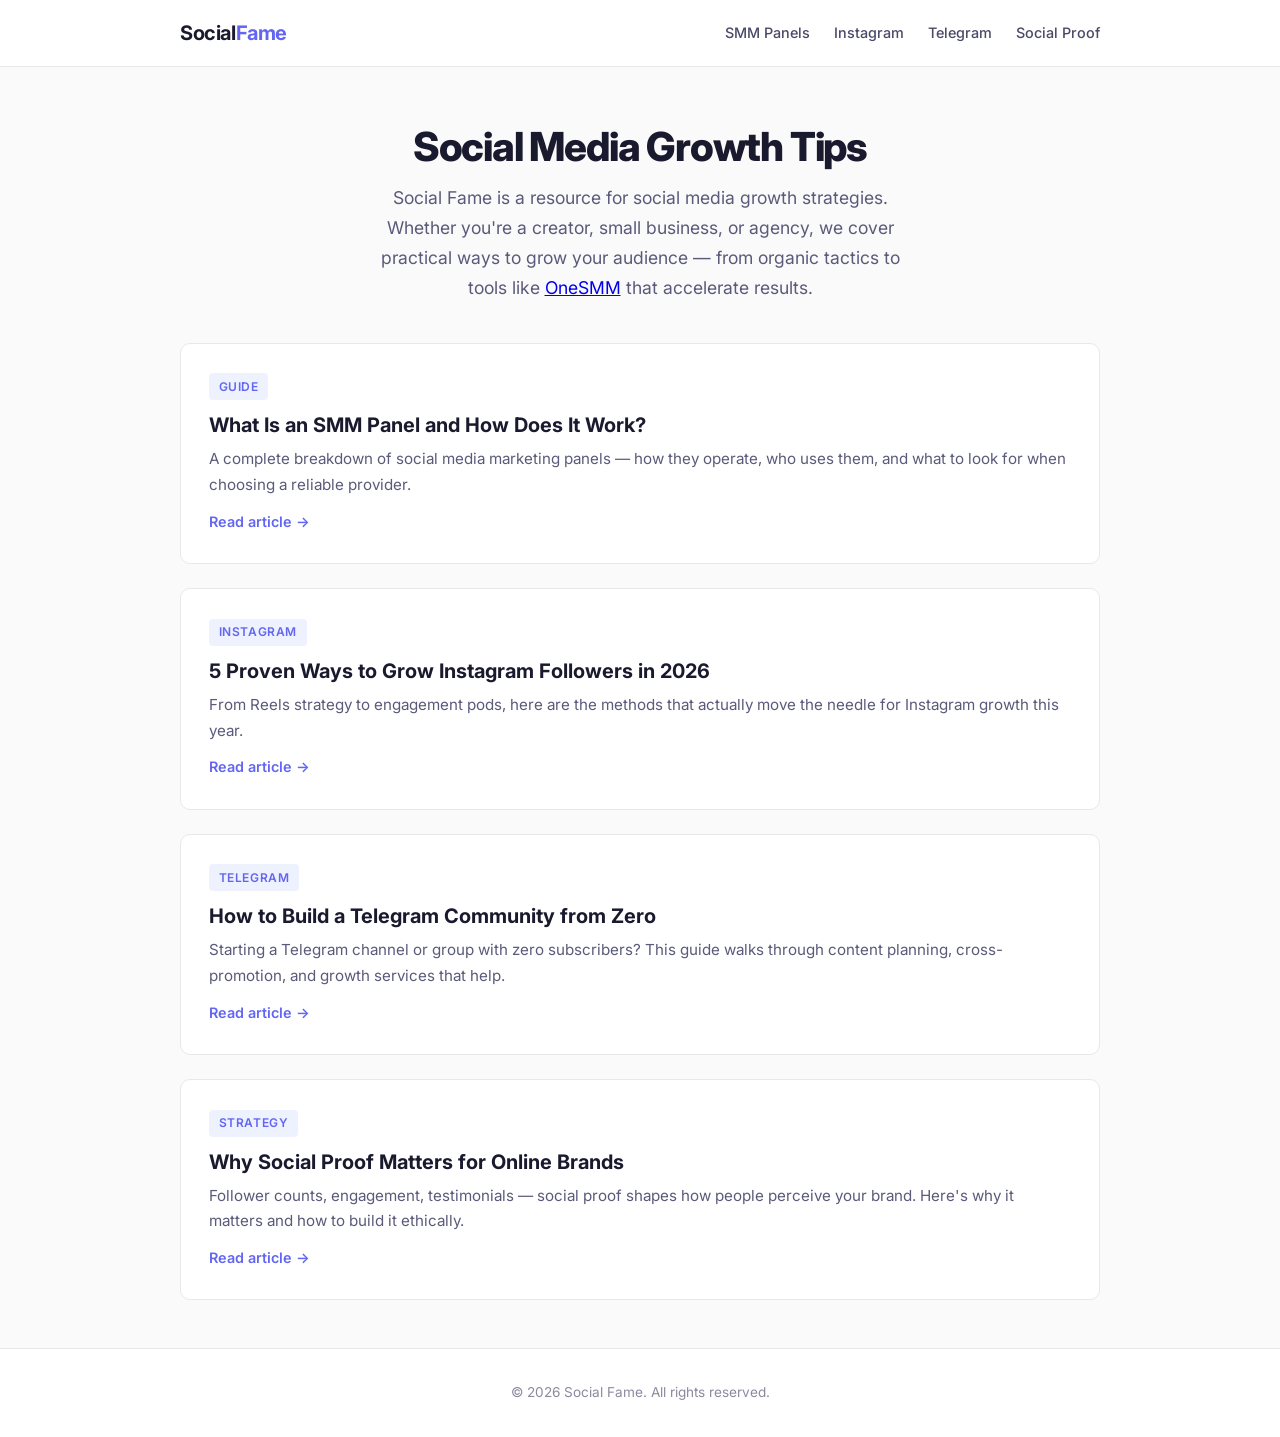
<file: index.html>
<!DOCTYPE html>
<html lang="en">
<head>
  <meta charset="UTF-8">
  <meta name="viewport" content="width=device-width, initial-scale=1.0">
  <title>Social Fame — Social Media Growth Tips &amp; Strategies</title>
  <meta name="description" content="Social Fame shares actionable social media growth strategies, SMM panel guides, and tips for building your online presence across Instagram, Telegram, and more.">
  <link rel="preconnect" href="https://fonts.googleapis.com">
  <link rel="preconnect" href="https://fonts.gstatic.com" crossorigin>
  <link href="https://fonts.googleapis.com/css2?family=Inter:wght@400;500;600;700;800&display=swap" rel="stylesheet">
  <link rel="stylesheet" href="style.css">
</head>
<body>

  <nav class="site-nav">
    <div class="nav-inner">
      <a href="index.html" class="site-logo">Social<span>Fame</span></a>
      <ul class="nav-links">
        <li><a href="smm-panel-guide.html">SMM Panels</a></li>
        <li><a href="grow-instagram.html">Instagram</a></li>
        <li><a href="telegram-growth.html">Telegram</a></li>
        <li><a href="social-proof.html">Social Proof</a></li>
      </ul>
    </div>
  </nav>

  <main class="wide-container">
    <section class="page-hero">
      <h1>Social Media Growth Tips</h1>
      <p class="subtitle">Social Fame is a resource for social media growth strategies. Whether you're a creator, small business, or agency, we cover practical ways to grow your audience — from organic tactics to tools like <a href="https://onesmm.com">OneSMM</a> that accelerate results.</p>
    </section>

    <div class="article-grid">

      <article class="article-card">
        <span class="tag">Guide</span>
        <h2><a href="smm-panel-guide.html">What Is an SMM Panel and How Does It Work?</a></h2>
        <p>A complete breakdown of social media marketing panels — how they operate, who uses them, and what to look for when choosing a reliable provider.</p>
        <a href="smm-panel-guide.html" class="read-more">Read article &rarr;</a>
      </article>

      <article class="article-card">
        <span class="tag">Instagram</span>
        <h2><a href="grow-instagram.html">5 Proven Ways to Grow Instagram Followers in 2026</a></h2>
        <p>From Reels strategy to engagement pods, here are the methods that actually move the needle for Instagram growth this year.</p>
        <a href="grow-instagram.html" class="read-more">Read article &rarr;</a>
      </article>

      <article class="article-card">
        <span class="tag">Telegram</span>
        <h2><a href="telegram-growth.html">How to Build a Telegram Community from Zero</a></h2>
        <p>Starting a Telegram channel or group with zero subscribers? This guide walks through content planning, cross-promotion, and growth services that help.</p>
        <a href="telegram-growth.html" class="read-more">Read article &rarr;</a>
      </article>

      <article class="article-card">
        <span class="tag">Strategy</span>
        <h2><a href="social-proof.html">Why Social Proof Matters for Online Brands</a></h2>
        <p>Follower counts, engagement, testimonials — social proof shapes how people perceive your brand. Here's why it matters and how to build it ethically.</p>
        <a href="social-proof.html" class="read-more">Read article &rarr;</a>
      </article>

    </div>
  </main>

  <footer class="site-footer">
    <div class="wide-container">
      <p>&copy; 2026 Social Fame. All rights reserved.</p>
    </div>
  </footer>

</body>
</html>
</file>
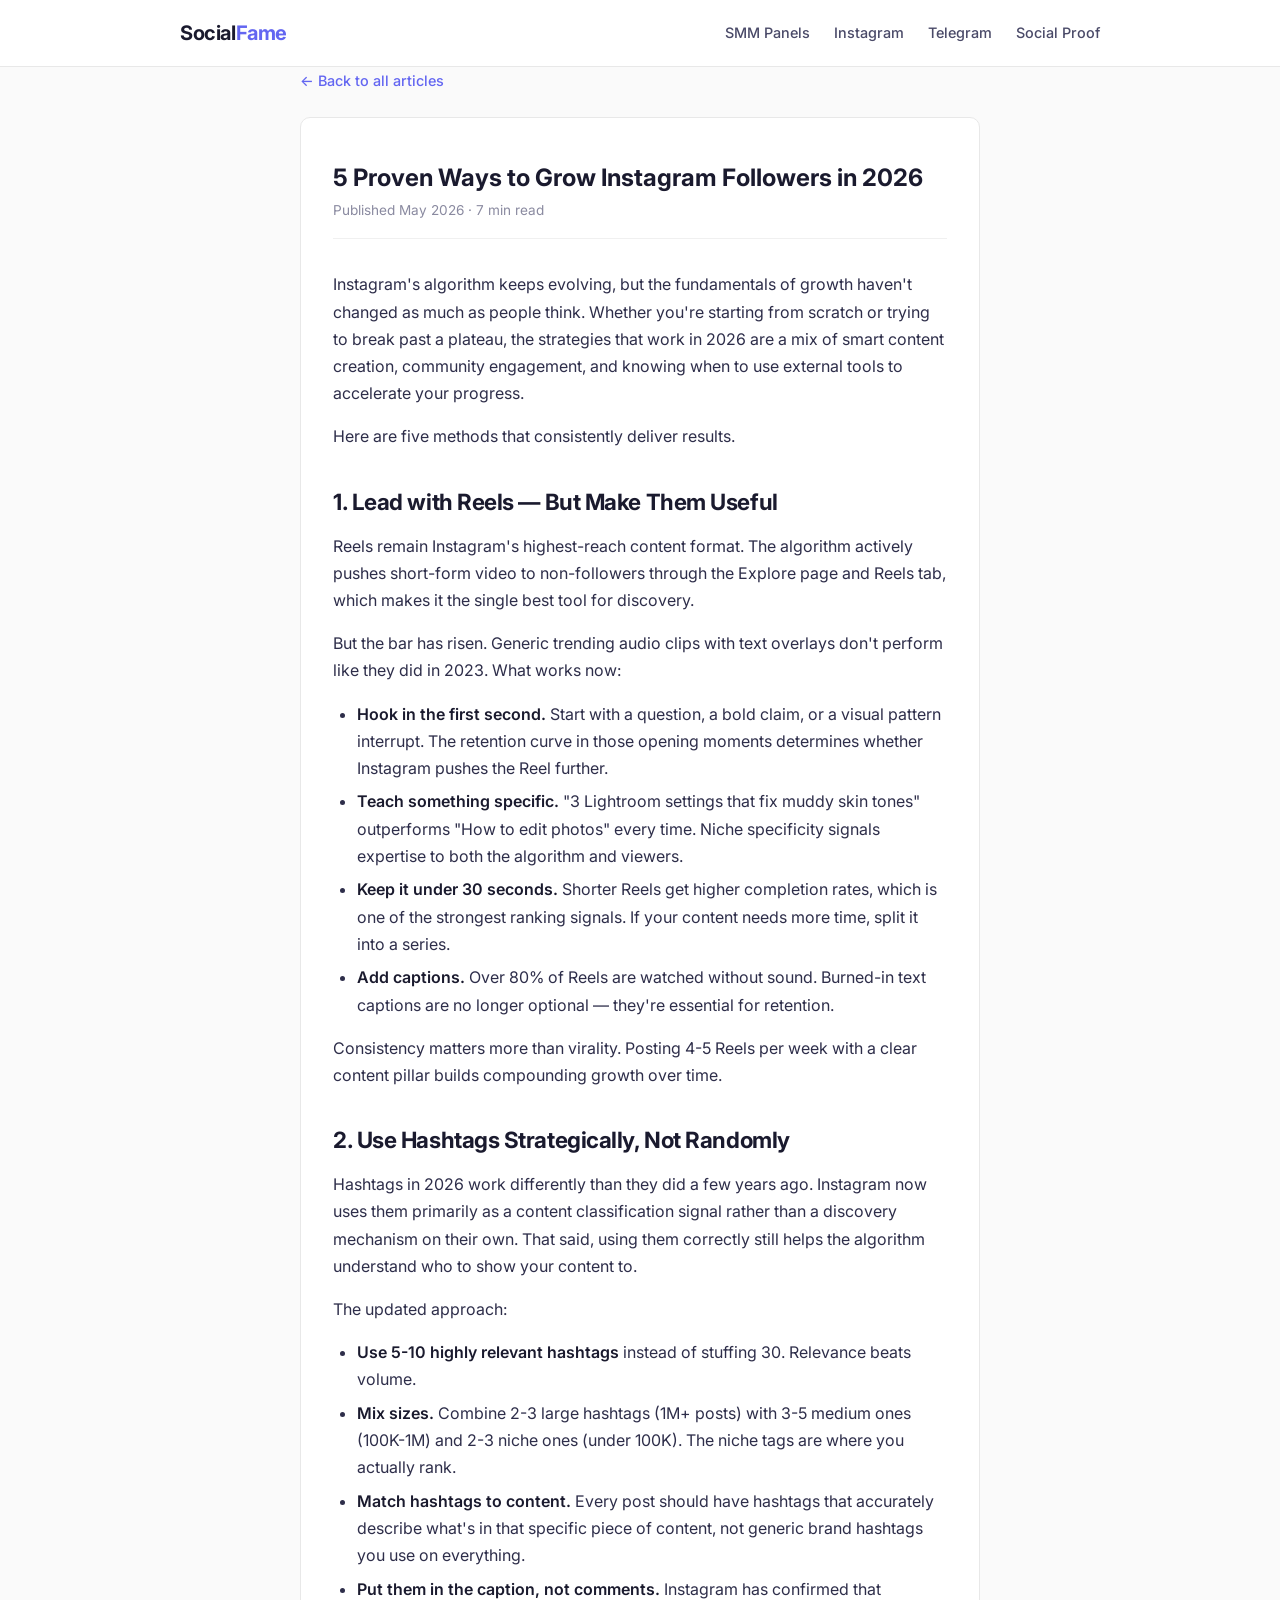
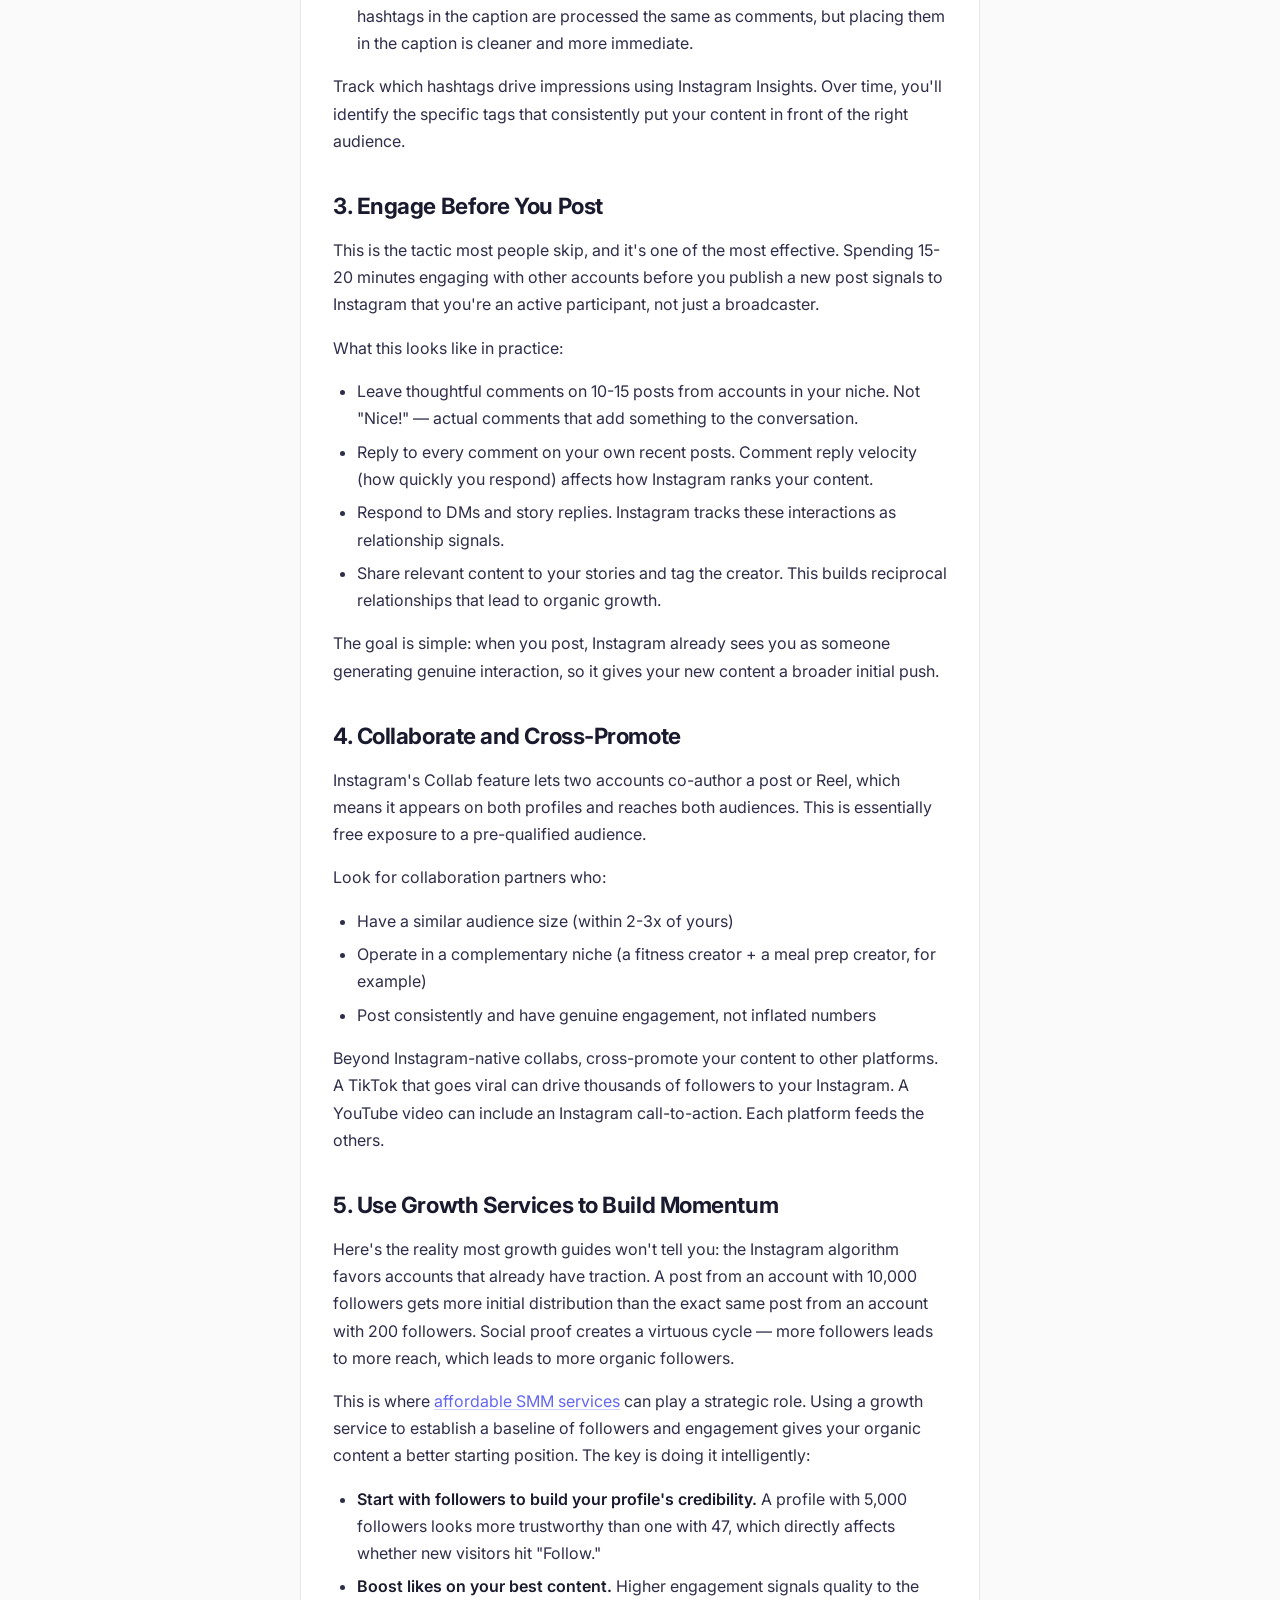
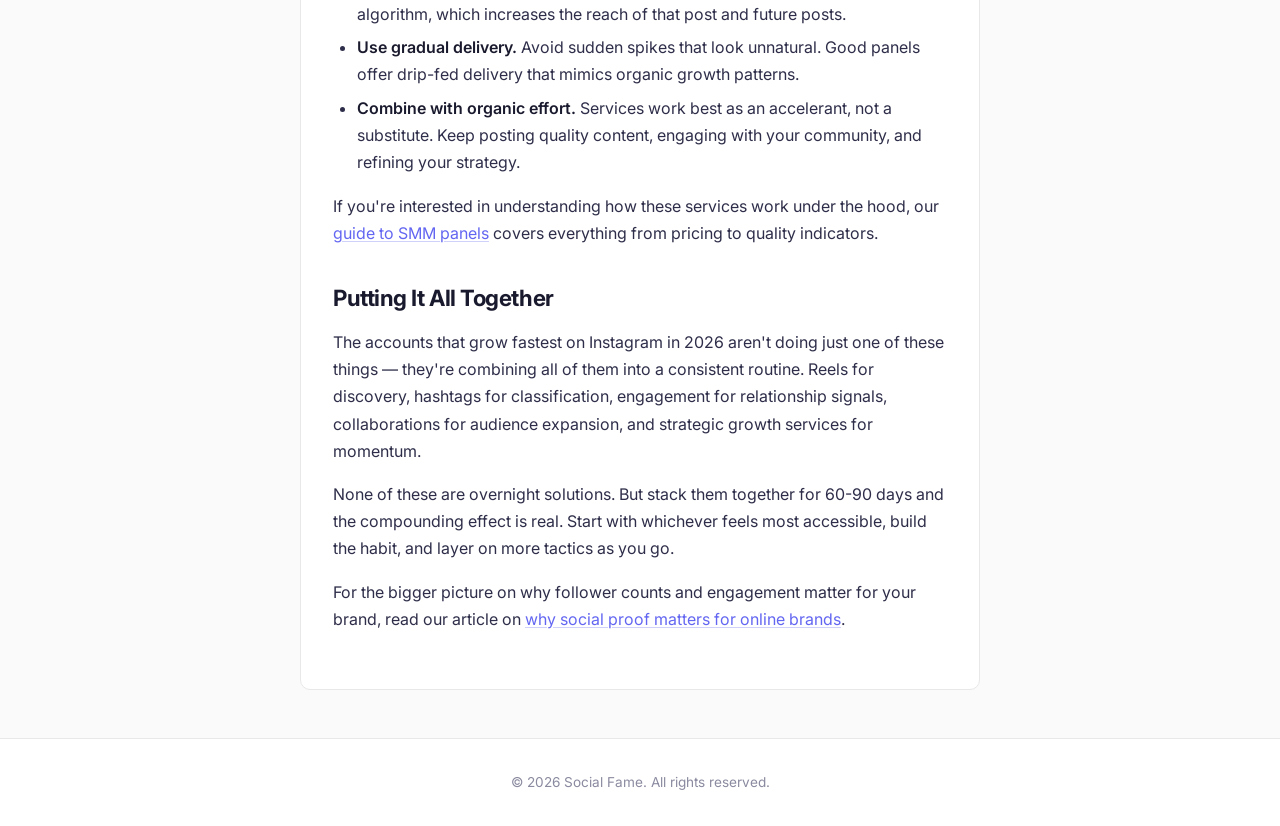
<file: grow-instagram.html>
<!DOCTYPE html>
<html lang="en">
<head>
  <meta charset="UTF-8">
  <meta name="viewport" content="width=device-width, initial-scale=1.0">
  <title>5 Proven Ways to Grow Instagram Followers in 2026 — Social Fame</title>
  <meta name="description" content="Discover five effective methods to grow your Instagram following in 2026 — from Reels optimization and hashtag strategy to engagement services and collaborations.">
  <link rel="preconnect" href="https://fonts.googleapis.com">
  <link rel="preconnect" href="https://fonts.gstatic.com" crossorigin>
  <link href="https://fonts.googleapis.com/css2?family=Inter:wght@400;500;600;700;800&display=swap" rel="stylesheet">
  <link rel="stylesheet" href="style.css">
</head>
<body>

  <nav class="site-nav">
    <div class="nav-inner">
      <a href="index.html" class="site-logo">Social<span>Fame</span></a>
      <ul class="nav-links">
        <li><a href="smm-panel-guide.html">SMM Panels</a></li>
        <li><a href="grow-instagram.html">Instagram</a></li>
        <li><a href="telegram-growth.html">Telegram</a></li>
        <li><a href="social-proof.html">Social Proof</a></li>
      </ul>
    </div>
  </nav>

  <main class="container">
    <a href="index.html" class="back-link">&larr; Back to all articles</a>

    <article class="article-content">
      <h1>5 Proven Ways to Grow Instagram Followers in 2026</h1>
      <div class="article-meta">Published May 2026 &middot; 7 min read</div>

      <p>Instagram's algorithm keeps evolving, but the fundamentals of growth haven't changed as much as people think. Whether you're starting from scratch or trying to break past a plateau, the strategies that work in 2026 are a mix of smart content creation, community engagement, and knowing when to use external tools to accelerate your progress.</p>

      <p>Here are five methods that consistently deliver results.</p>

      <h2>1. Lead with Reels — But Make Them Useful</h2>

      <p>Reels remain Instagram's highest-reach content format. The algorithm actively pushes short-form video to non-followers through the Explore page and Reels tab, which makes it the single best tool for discovery.</p>

      <p>But the bar has risen. Generic trending audio clips with text overlays don't perform like they did in 2023. What works now:</p>

      <ul>
        <li><strong>Hook in the first second.</strong> Start with a question, a bold claim, or a visual pattern interrupt. The retention curve in those opening moments determines whether Instagram pushes the Reel further.</li>
        <li><strong>Teach something specific.</strong> "3 Lightroom settings that fix muddy skin tones" outperforms "How to edit photos" every time. Niche specificity signals expertise to both the algorithm and viewers.</li>
        <li><strong>Keep it under 30 seconds.</strong> Shorter Reels get higher completion rates, which is one of the strongest ranking signals. If your content needs more time, split it into a series.</li>
        <li><strong>Add captions.</strong> Over 80% of Reels are watched without sound. Burned-in text captions are no longer optional — they're essential for retention.</li>
      </ul>

      <p>Consistency matters more than virality. Posting 4-5 Reels per week with a clear content pillar builds compounding growth over time.</p>

      <h2>2. Use Hashtags Strategically, Not Randomly</h2>

      <p>Hashtags in 2026 work differently than they did a few years ago. Instagram now uses them primarily as a content classification signal rather than a discovery mechanism on their own. That said, using them correctly still helps the algorithm understand who to show your content to.</p>

      <p>The updated approach:</p>

      <ul>
        <li><strong>Use 5-10 highly relevant hashtags</strong> instead of stuffing 30. Relevance beats volume.</li>
        <li><strong>Mix sizes.</strong> Combine 2-3 large hashtags (1M+ posts) with 3-5 medium ones (100K-1M) and 2-3 niche ones (under 100K). The niche tags are where you actually rank.</li>
        <li><strong>Match hashtags to content.</strong> Every post should have hashtags that accurately describe what's in that specific piece of content, not generic brand hashtags you use on everything.</li>
        <li><strong>Put them in the caption, not comments.</strong> Instagram has confirmed that hashtags in the caption are processed the same as comments, but placing them in the caption is cleaner and more immediate.</li>
      </ul>

      <p>Track which hashtags drive impressions using Instagram Insights. Over time, you'll identify the specific tags that consistently put your content in front of the right audience.</p>

      <h2>3. Engage Before You Post</h2>

      <p>This is the tactic most people skip, and it's one of the most effective. Spending 15-20 minutes engaging with other accounts before you publish a new post signals to Instagram that you're an active participant, not just a broadcaster.</p>

      <p>What this looks like in practice:</p>

      <ul>
        <li>Leave thoughtful comments on 10-15 posts from accounts in your niche. Not "Nice!" — actual comments that add something to the conversation.</li>
        <li>Reply to every comment on your own recent posts. Comment reply velocity (how quickly you respond) affects how Instagram ranks your content.</li>
        <li>Respond to DMs and story replies. Instagram tracks these interactions as relationship signals.</li>
        <li>Share relevant content to your stories and tag the creator. This builds reciprocal relationships that lead to organic growth.</li>
      </ul>

      <p>The goal is simple: when you post, Instagram already sees you as someone generating genuine interaction, so it gives your new content a broader initial push.</p>

      <h2>4. Collaborate and Cross-Promote</h2>

      <p>Instagram's Collab feature lets two accounts co-author a post or Reel, which means it appears on both profiles and reaches both audiences. This is essentially free exposure to a pre-qualified audience.</p>

      <p>Look for collaboration partners who:</p>

      <ul>
        <li>Have a similar audience size (within 2-3x of yours)</li>
        <li>Operate in a complementary niche (a fitness creator + a meal prep creator, for example)</li>
        <li>Post consistently and have genuine engagement, not inflated numbers</li>
      </ul>

      <p>Beyond Instagram-native collabs, cross-promote your content to other platforms. A TikTok that goes viral can drive thousands of followers to your Instagram. A YouTube video can include an Instagram call-to-action. Each platform feeds the others.</p>

      <h2>5. Use Growth Services to Build Momentum</h2>

      <p>Here's the reality most growth guides won't tell you: the Instagram algorithm favors accounts that already have traction. A post from an account with 10,000 followers gets more initial distribution than the exact same post from an account with 200 followers. Social proof creates a virtuous cycle — more followers leads to more reach, which leads to more organic followers.</p>

      <p>This is where <a href="https://onesmm.com">affordable SMM services</a> can play a strategic role. Using a growth service to establish a baseline of followers and engagement gives your organic content a better starting position. The key is doing it intelligently:</p>

      <ul>
        <li><strong>Start with followers to build your profile's credibility.</strong> A profile with 5,000 followers looks more trustworthy than one with 47, which directly affects whether new visitors hit "Follow."</li>
        <li><strong>Boost likes on your best content.</strong> Higher engagement signals quality to the algorithm, which increases the reach of that post and future posts.</li>
        <li><strong>Use gradual delivery.</strong> Avoid sudden spikes that look unnatural. Good panels offer drip-fed delivery that mimics organic growth patterns.</li>
        <li><strong>Combine with organic effort.</strong> Services work best as an accelerant, not a substitute. Keep posting quality content, engaging with your community, and refining your strategy.</li>
      </ul>

      <p>If you're interested in understanding how these services work under the hood, our <a href="smm-panel-guide.html">guide to SMM panels</a> covers everything from pricing to quality indicators.</p>

      <h2>Putting It All Together</h2>

      <p>The accounts that grow fastest on Instagram in 2026 aren't doing just one of these things — they're combining all of them into a consistent routine. Reels for discovery, hashtags for classification, engagement for relationship signals, collaborations for audience expansion, and strategic growth services for momentum.</p>

      <p>None of these are overnight solutions. But stack them together for 60-90 days and the compounding effect is real. Start with whichever feels most accessible, build the habit, and layer on more tactics as you go.</p>

      <p>For the bigger picture on why follower counts and engagement matter for your brand, read our article on <a href="social-proof.html">why social proof matters for online brands</a>.</p>
    </article>
  </main>

  <footer class="site-footer">
    <div class="wide-container">
      <p>&copy; 2026 Social Fame. All rights reserved.</p>
    </div>
  </footer>

</body>
</html>
</file>
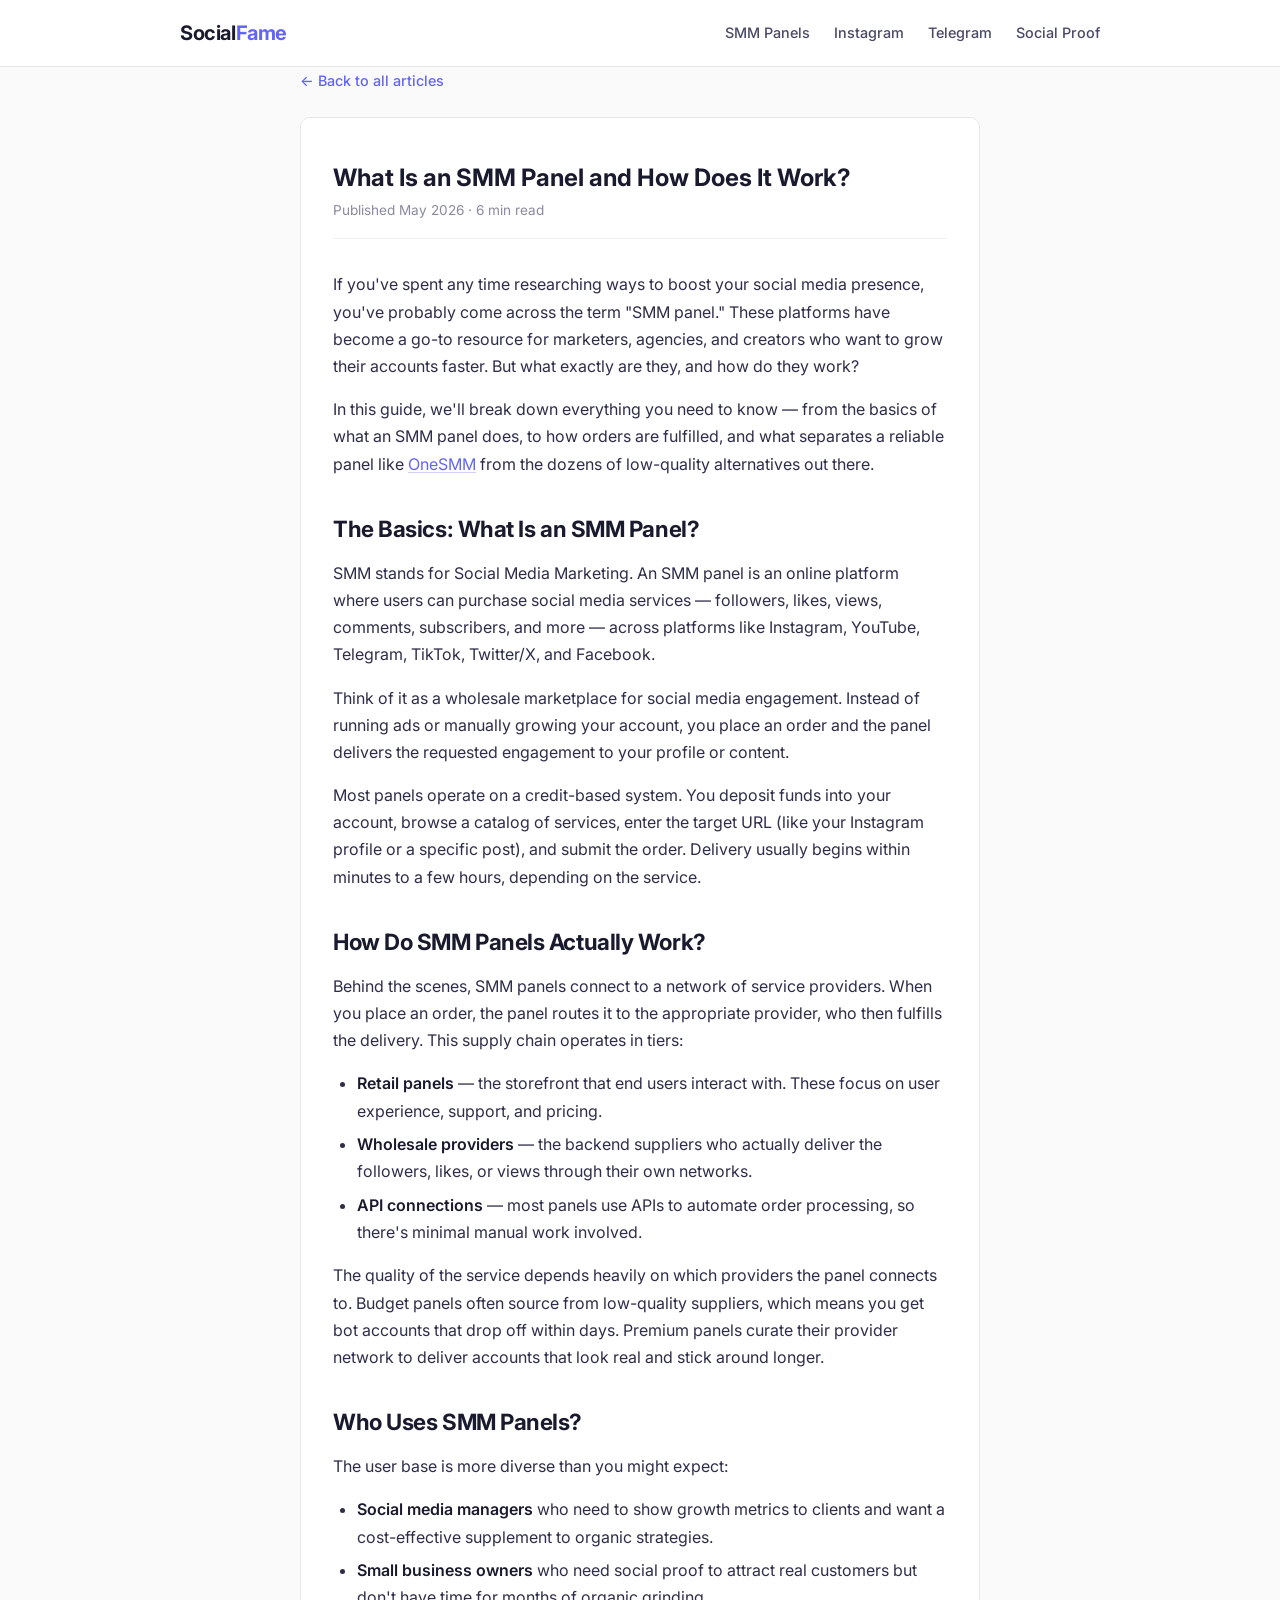
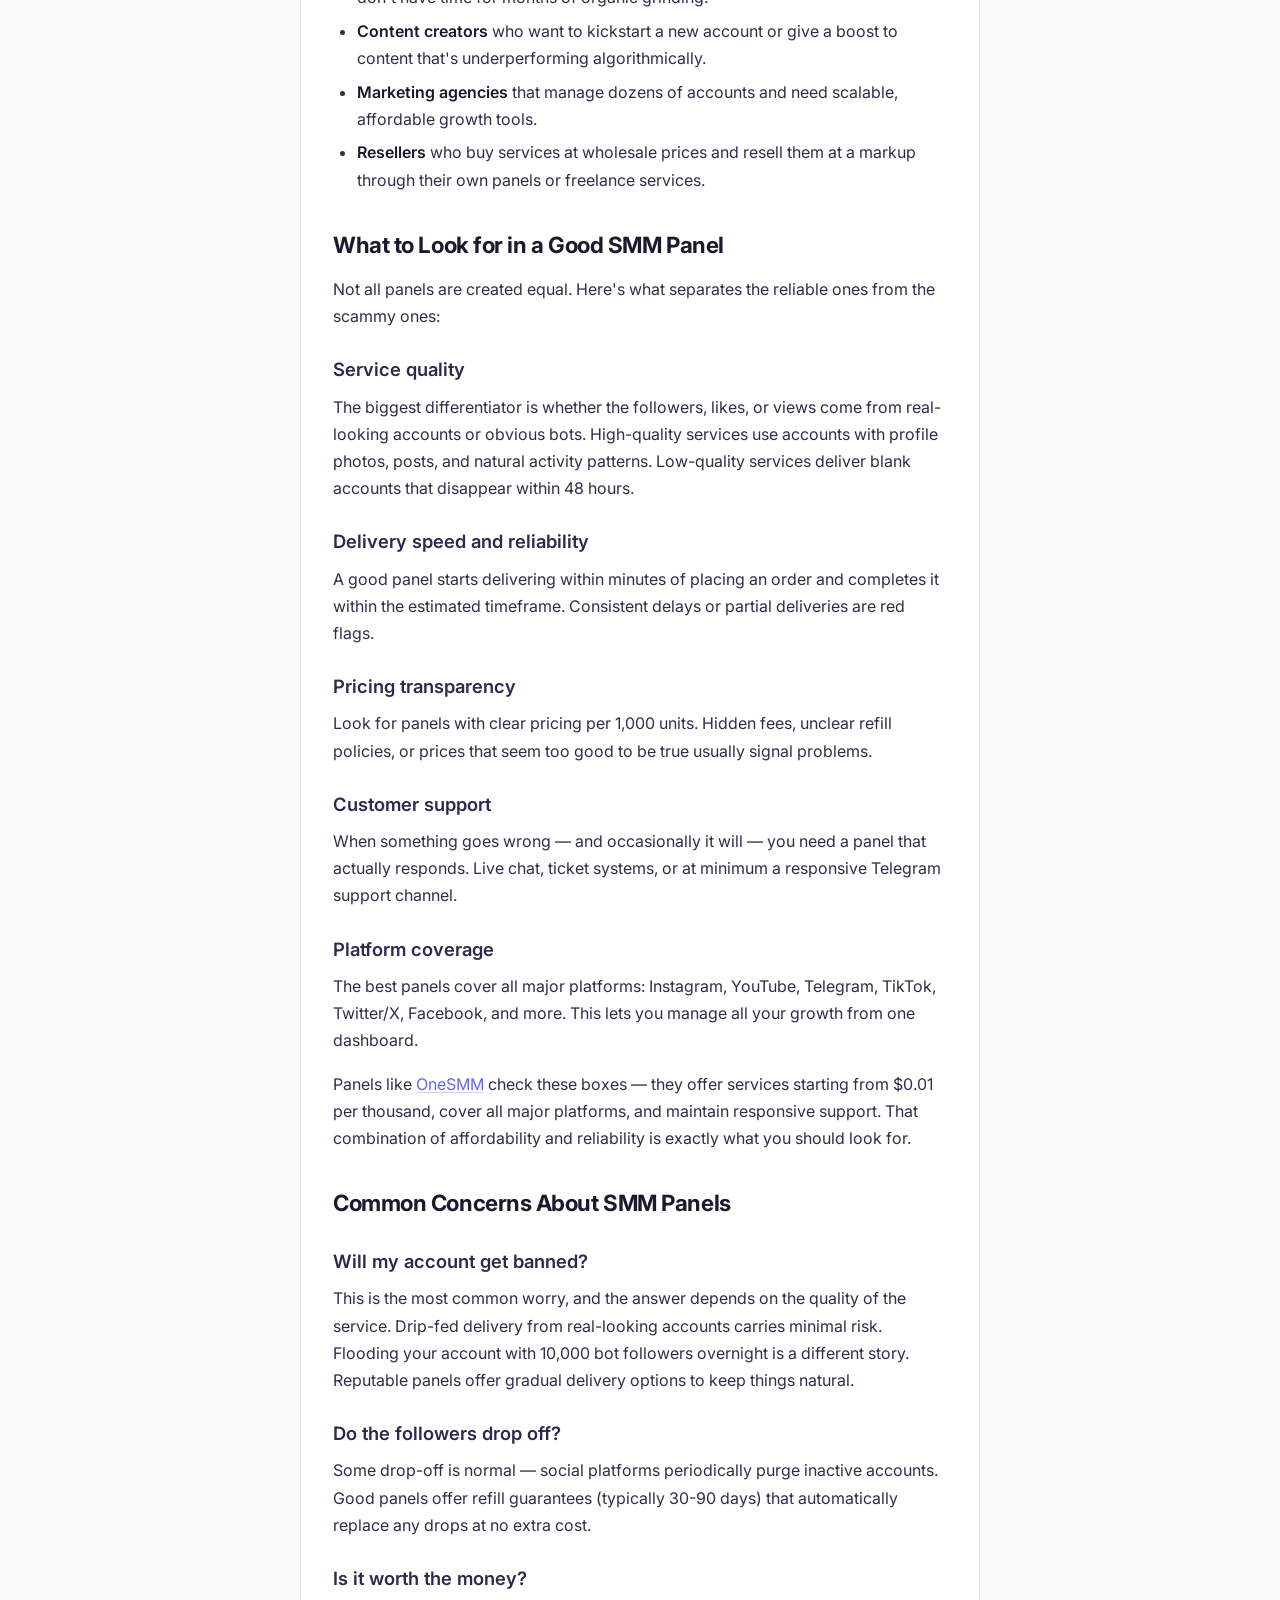
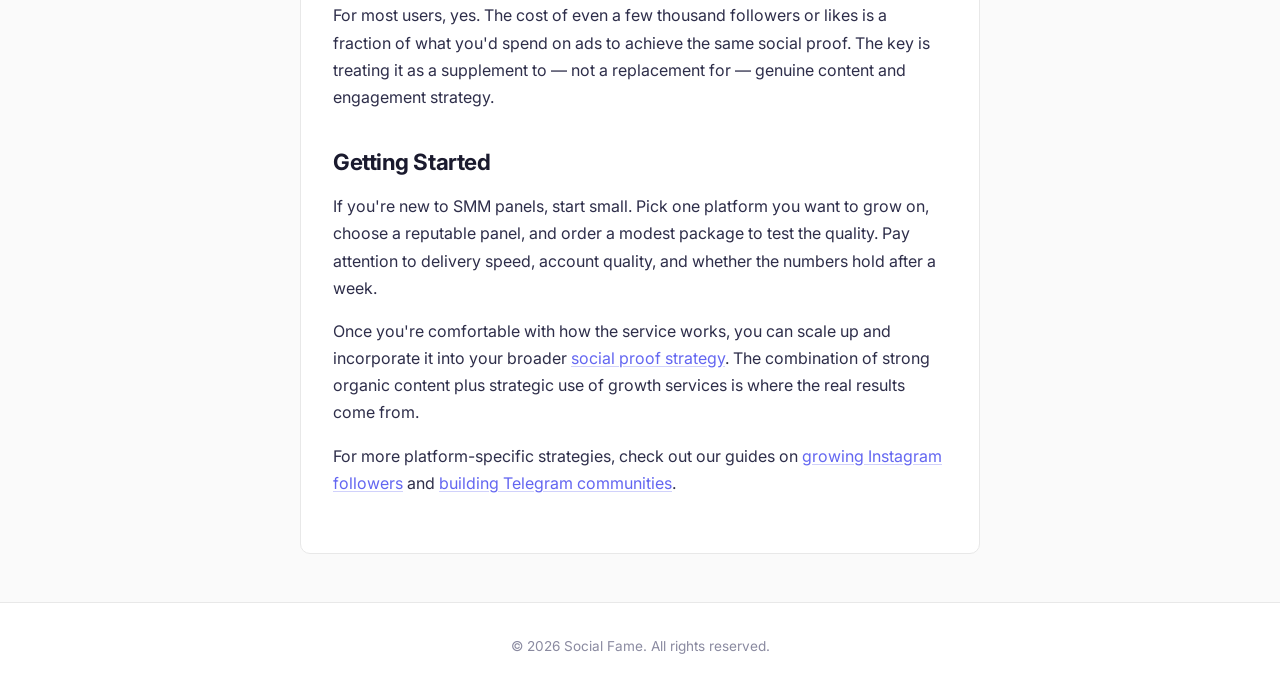
<file: smm-panel-guide.html>
<!DOCTYPE html>
<html lang="en">
<head>
  <meta charset="UTF-8">
  <meta name="viewport" content="width=device-width, initial-scale=1.0">
  <title>What Is an SMM Panel and How Does It Work? — Social Fame</title>
  <meta name="description" content="Learn what SMM panels are, how they work behind the scenes, who uses them, and how to pick a trustworthy provider for your social media marketing needs.">
  <link rel="preconnect" href="https://fonts.googleapis.com">
  <link rel="preconnect" href="https://fonts.gstatic.com" crossorigin>
  <link href="https://fonts.googleapis.com/css2?family=Inter:wght@400;500;600;700;800&display=swap" rel="stylesheet">
  <link rel="stylesheet" href="style.css">
</head>
<body>

  <nav class="site-nav">
    <div class="nav-inner">
      <a href="index.html" class="site-logo">Social<span>Fame</span></a>
      <ul class="nav-links">
        <li><a href="smm-panel-guide.html">SMM Panels</a></li>
        <li><a href="grow-instagram.html">Instagram</a></li>
        <li><a href="telegram-growth.html">Telegram</a></li>
        <li><a href="social-proof.html">Social Proof</a></li>
      </ul>
    </div>
  </nav>

  <main class="container">
    <a href="index.html" class="back-link">&larr; Back to all articles</a>

    <article class="article-content">
      <h1>What Is an SMM Panel and How Does It Work?</h1>
      <div class="article-meta">Published May 2026 &middot; 6 min read</div>

      <p>If you've spent any time researching ways to boost your social media presence, you've probably come across the term "SMM panel." These platforms have become a go-to resource for marketers, agencies, and creators who want to grow their accounts faster. But what exactly are they, and how do they work?</p>

      <p>In this guide, we'll break down everything you need to know — from the basics of what an SMM panel does, to how orders are fulfilled, and what separates a reliable panel like <a href="https://onesmm.com">OneSMM</a> from the dozens of low-quality alternatives out there.</p>

      <h2>The Basics: What Is an SMM Panel?</h2>

      <p>SMM stands for Social Media Marketing. An SMM panel is an online platform where users can purchase social media services — followers, likes, views, comments, subscribers, and more — across platforms like Instagram, YouTube, Telegram, TikTok, Twitter/X, and Facebook.</p>

      <p>Think of it as a wholesale marketplace for social media engagement. Instead of running ads or manually growing your account, you place an order and the panel delivers the requested engagement to your profile or content.</p>

      <p>Most panels operate on a credit-based system. You deposit funds into your account, browse a catalog of services, enter the target URL (like your Instagram profile or a specific post), and submit the order. Delivery usually begins within minutes to a few hours, depending on the service.</p>

      <h2>How Do SMM Panels Actually Work?</h2>

      <p>Behind the scenes, SMM panels connect to a network of service providers. When you place an order, the panel routes it to the appropriate provider, who then fulfills the delivery. This supply chain operates in tiers:</p>

      <ul>
        <li><strong>Retail panels</strong> — the storefront that end users interact with. These focus on user experience, support, and pricing.</li>
        <li><strong>Wholesale providers</strong> — the backend suppliers who actually deliver the followers, likes, or views through their own networks.</li>
        <li><strong>API connections</strong> — most panels use APIs to automate order processing, so there's minimal manual work involved.</li>
      </ul>

      <p>The quality of the service depends heavily on which providers the panel connects to. Budget panels often source from low-quality suppliers, which means you get bot accounts that drop off within days. Premium panels curate their provider network to deliver accounts that look real and stick around longer.</p>

      <h2>Who Uses SMM Panels?</h2>

      <p>The user base is more diverse than you might expect:</p>

      <ul>
        <li><strong>Social media managers</strong> who need to show growth metrics to clients and want a cost-effective supplement to organic strategies.</li>
        <li><strong>Small business owners</strong> who need social proof to attract real customers but don't have time for months of organic grinding.</li>
        <li><strong>Content creators</strong> who want to kickstart a new account or give a boost to content that's underperforming algorithmically.</li>
        <li><strong>Marketing agencies</strong> that manage dozens of accounts and need scalable, affordable growth tools.</li>
        <li><strong>Resellers</strong> who buy services at wholesale prices and resell them at a markup through their own panels or freelance services.</li>
      </ul>

      <h2>What to Look for in a Good SMM Panel</h2>

      <p>Not all panels are created equal. Here's what separates the reliable ones from the scammy ones:</p>

      <h3>Service quality</h3>
      <p>The biggest differentiator is whether the followers, likes, or views come from real-looking accounts or obvious bots. High-quality services use accounts with profile photos, posts, and natural activity patterns. Low-quality services deliver blank accounts that disappear within 48 hours.</p>

      <h3>Delivery speed and reliability</h3>
      <p>A good panel starts delivering within minutes of placing an order and completes it within the estimated timeframe. Consistent delays or partial deliveries are red flags.</p>

      <h3>Pricing transparency</h3>
      <p>Look for panels with clear pricing per 1,000 units. Hidden fees, unclear refill policies, or prices that seem too good to be true usually signal problems.</p>

      <h3>Customer support</h3>
      <p>When something goes wrong — and occasionally it will — you need a panel that actually responds. Live chat, ticket systems, or at minimum a responsive Telegram support channel.</p>

      <h3>Platform coverage</h3>
      <p>The best panels cover all major platforms: Instagram, YouTube, Telegram, TikTok, Twitter/X, Facebook, and more. This lets you manage all your growth from one dashboard.</p>

      <p>Panels like <a href="https://onesmm.com">OneSMM</a> check these boxes — they offer services starting from $0.01 per thousand, cover all major platforms, and maintain responsive support. That combination of affordability and reliability is exactly what you should look for.</p>

      <h2>Common Concerns About SMM Panels</h2>

      <h3>Will my account get banned?</h3>
      <p>This is the most common worry, and the answer depends on the quality of the service. Drip-fed delivery from real-looking accounts carries minimal risk. Flooding your account with 10,000 bot followers overnight is a different story. Reputable panels offer gradual delivery options to keep things natural.</p>

      <h3>Do the followers drop off?</h3>
      <p>Some drop-off is normal — social platforms periodically purge inactive accounts. Good panels offer refill guarantees (typically 30-90 days) that automatically replace any drops at no extra cost.</p>

      <h3>Is it worth the money?</h3>
      <p>For most users, yes. The cost of even a few thousand followers or likes is a fraction of what you'd spend on ads to achieve the same social proof. The key is treating it as a supplement to — not a replacement for — genuine content and engagement strategy.</p>

      <h2>Getting Started</h2>

      <p>If you're new to SMM panels, start small. Pick one platform you want to grow on, choose a reputable panel, and order a modest package to test the quality. Pay attention to delivery speed, account quality, and whether the numbers hold after a week.</p>

      <p>Once you're comfortable with how the service works, you can scale up and incorporate it into your broader <a href="social-proof.html">social proof strategy</a>. The combination of strong organic content plus strategic use of growth services is where the real results come from.</p>

      <p>For more platform-specific strategies, check out our guides on <a href="grow-instagram.html">growing Instagram followers</a> and <a href="telegram-growth.html">building Telegram communities</a>.</p>
    </article>
  </main>

  <footer class="site-footer">
    <div class="wide-container">
      <p>&copy; 2026 Social Fame. All rights reserved.</p>
    </div>
  </footer>

</body>
</html>
</file>
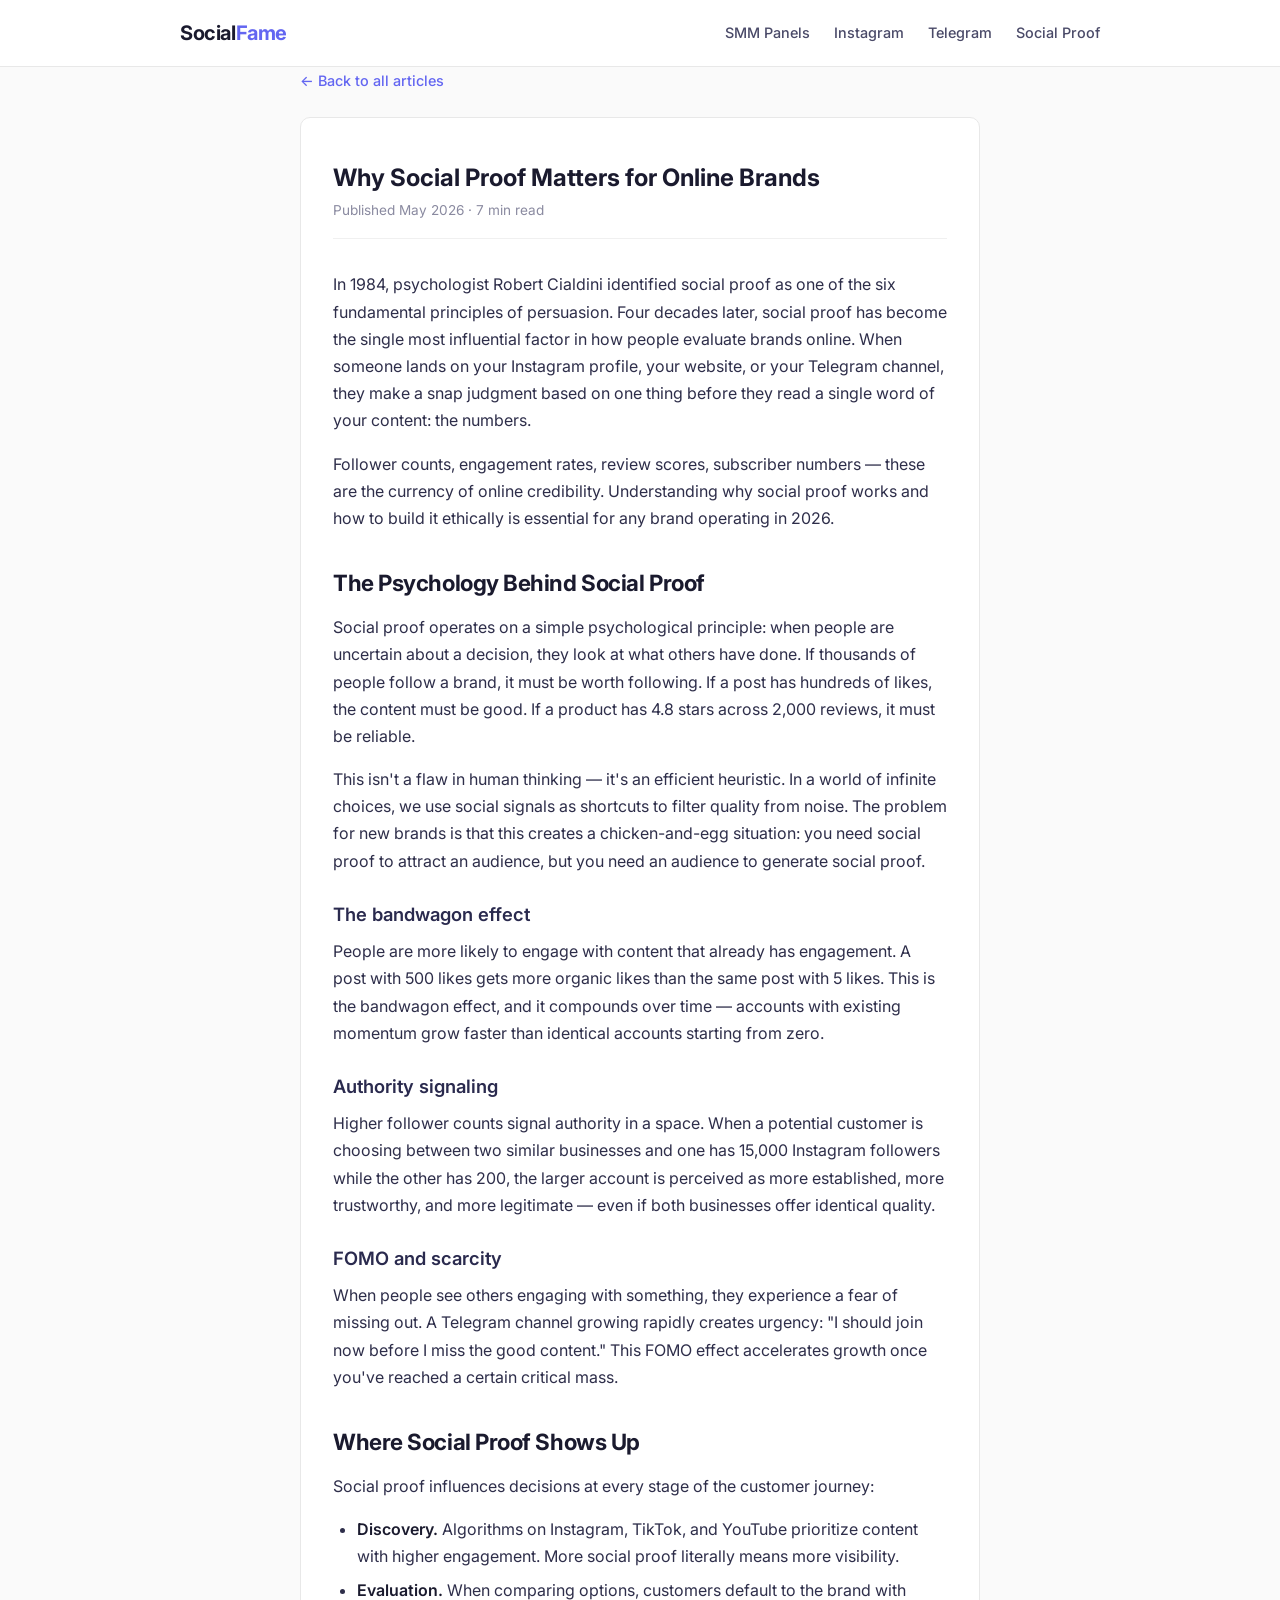
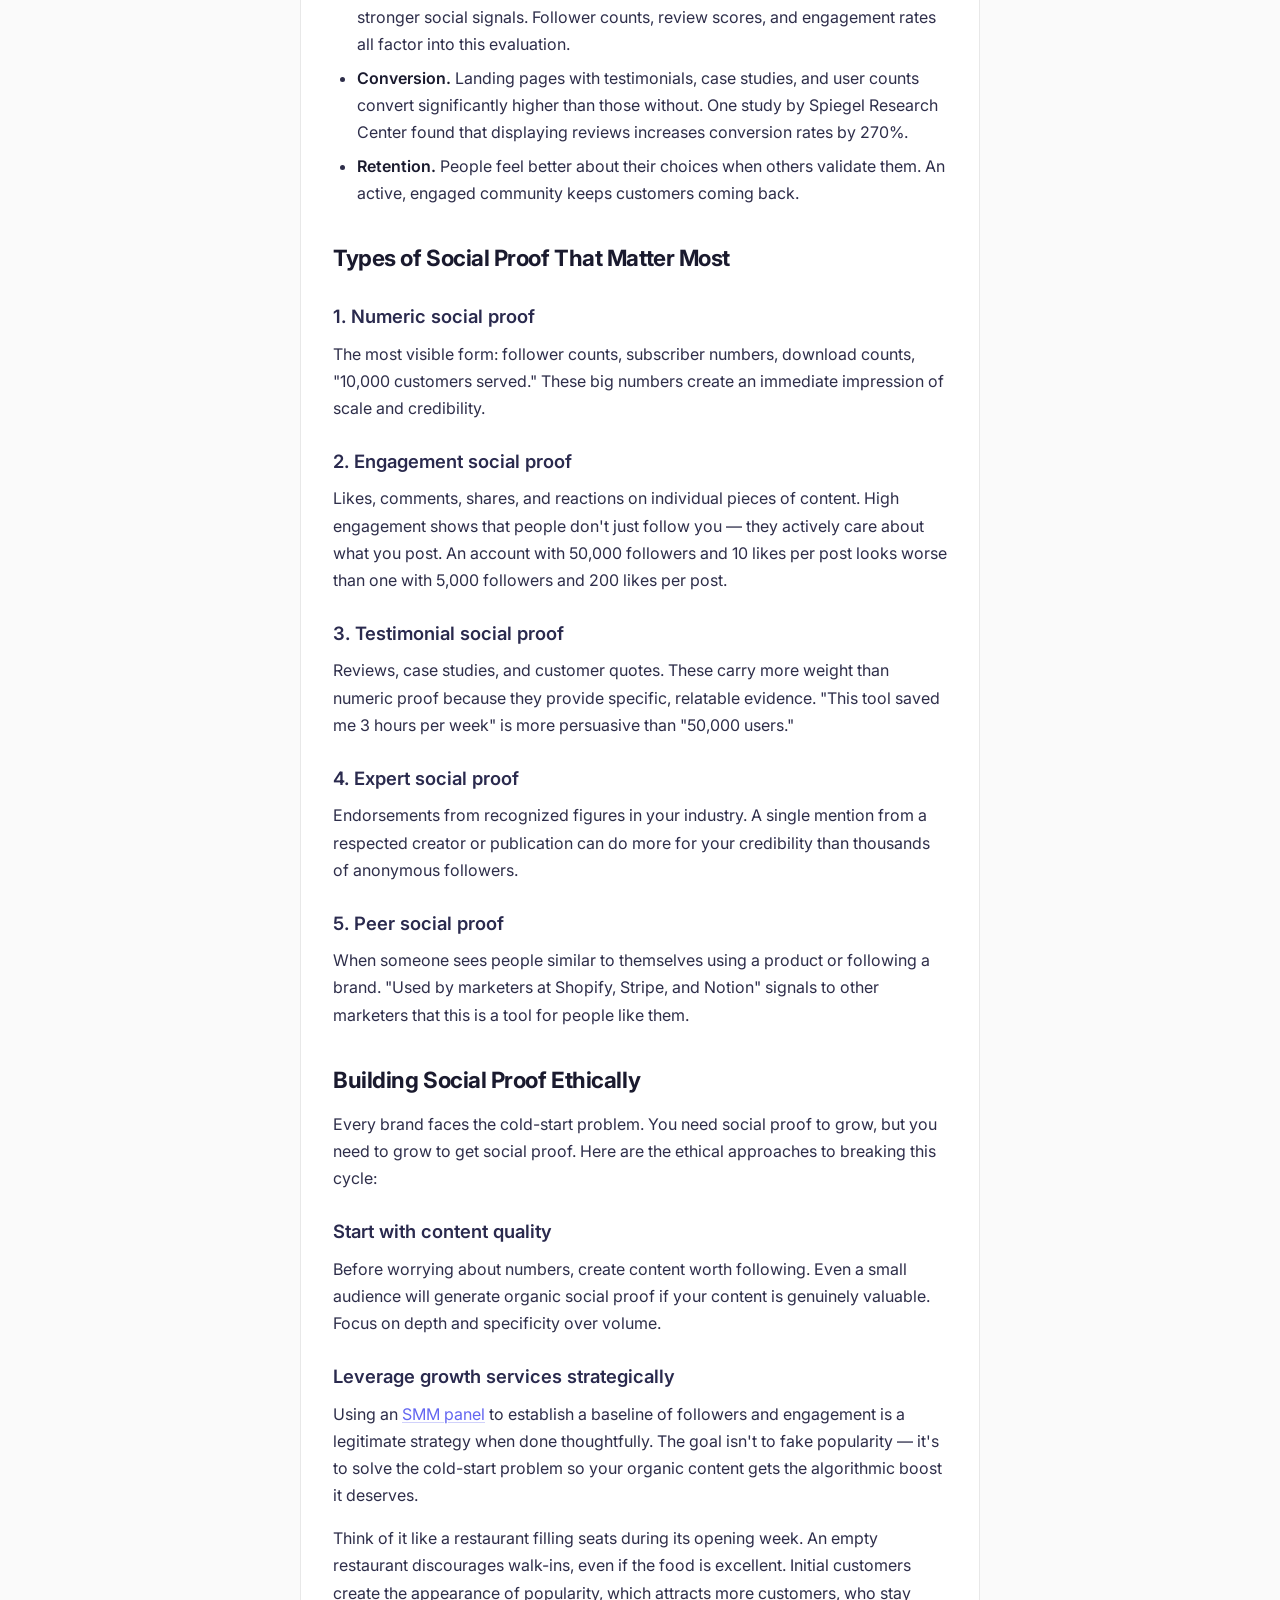
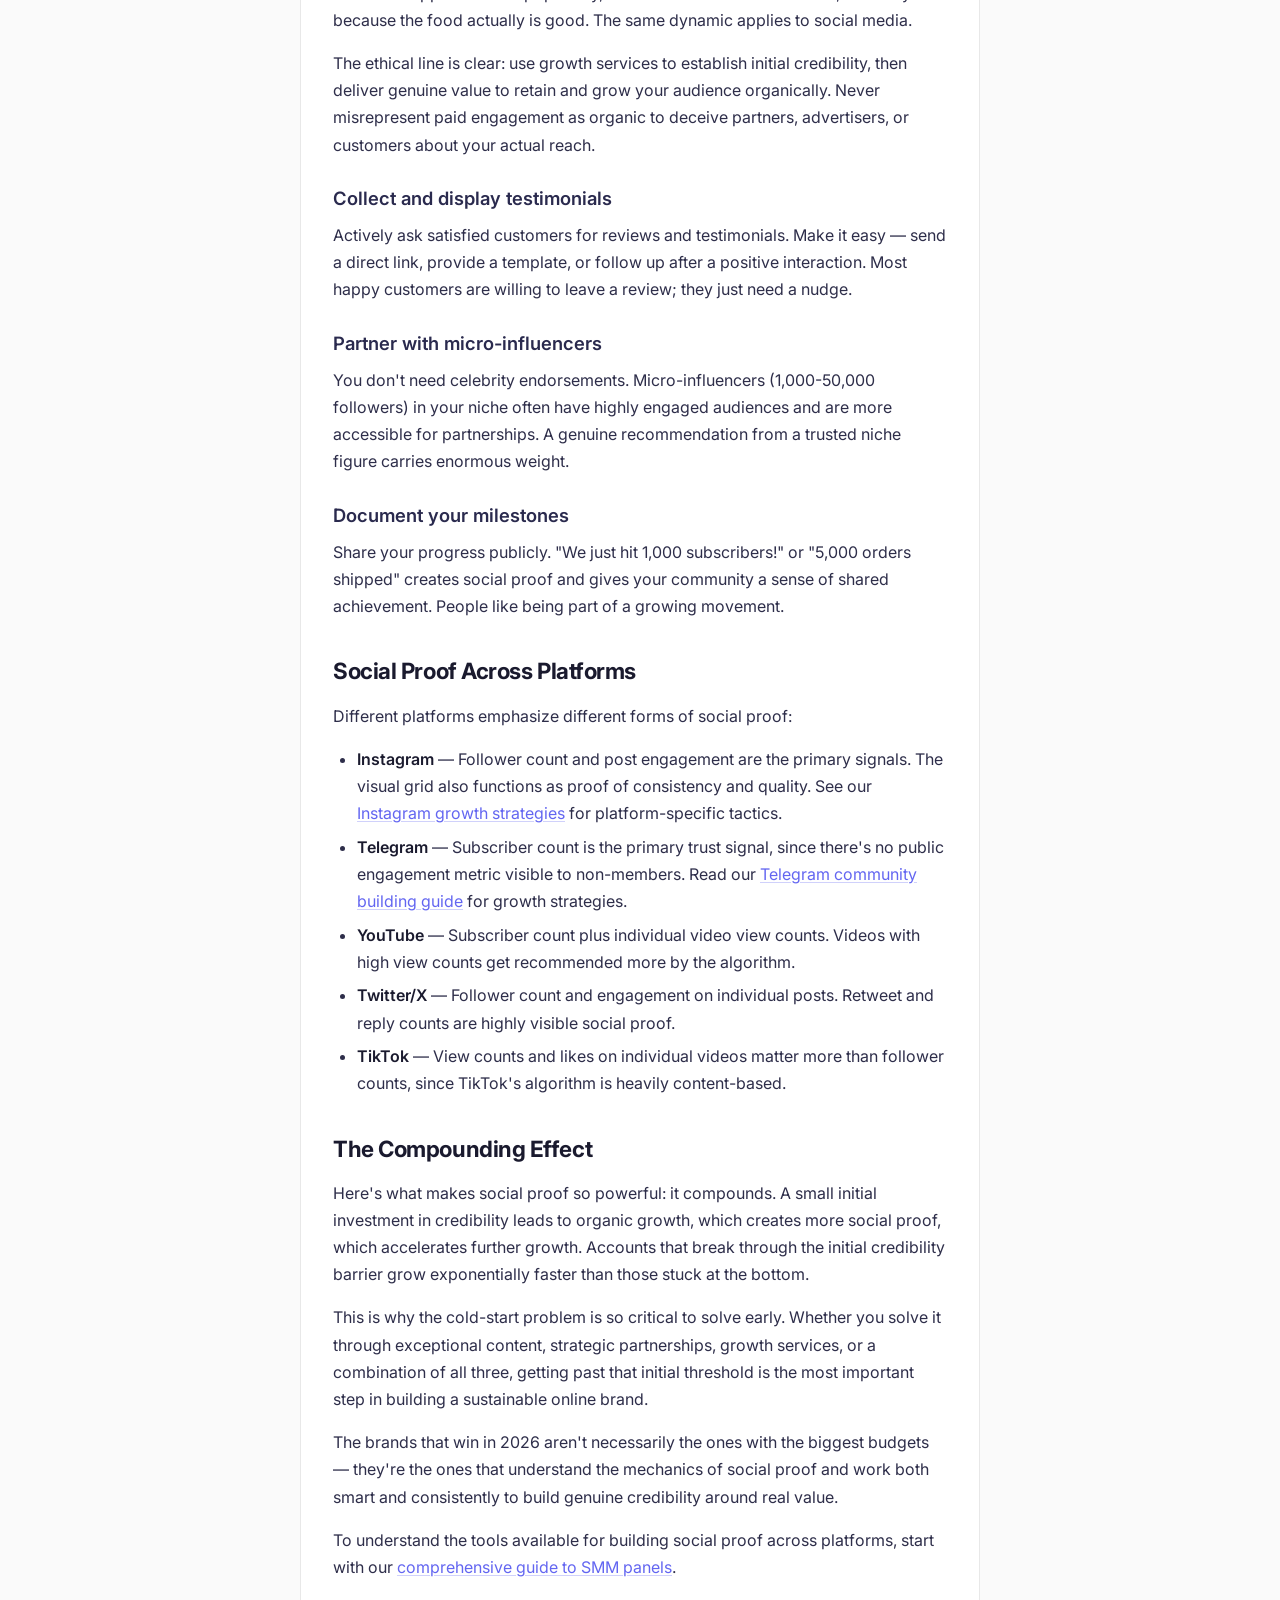
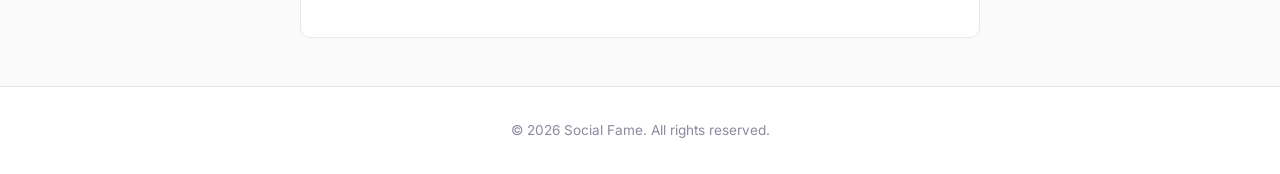
<file: social-proof.html>
<!DOCTYPE html>
<html lang="en">
<head>
  <meta charset="UTF-8">
  <meta name="viewport" content="width=device-width, initial-scale=1.0">
  <title>Why Social Proof Matters for Online Brands — Social Fame</title>
  <meta name="description" content="Understand the psychology of social proof, why follower counts and engagement shape brand perception, and how businesses use growth services ethically to build credibility.">
  <link rel="preconnect" href="https://fonts.googleapis.com">
  <link rel="preconnect" href="https://fonts.gstatic.com" crossorigin>
  <link href="https://fonts.googleapis.com/css2?family=Inter:wght@400;500;600;700;800&display=swap" rel="stylesheet">
  <link rel="stylesheet" href="style.css">
</head>
<body>

  <nav class="site-nav">
    <div class="nav-inner">
      <a href="index.html" class="site-logo">Social<span>Fame</span></a>
      <ul class="nav-links">
        <li><a href="smm-panel-guide.html">SMM Panels</a></li>
        <li><a href="grow-instagram.html">Instagram</a></li>
        <li><a href="telegram-growth.html">Telegram</a></li>
        <li><a href="social-proof.html">Social Proof</a></li>
      </ul>
    </div>
  </nav>

  <main class="container">
    <a href="index.html" class="back-link">&larr; Back to all articles</a>

    <article class="article-content">
      <h1>Why Social Proof Matters for Online Brands</h1>
      <div class="article-meta">Published May 2026 &middot; 7 min read</div>

      <p>In 1984, psychologist Robert Cialdini identified social proof as one of the six fundamental principles of persuasion. Four decades later, social proof has become the single most influential factor in how people evaluate brands online. When someone lands on your Instagram profile, your website, or your Telegram channel, they make a snap judgment based on one thing before they read a single word of your content: the numbers.</p>

      <p>Follower counts, engagement rates, review scores, subscriber numbers — these are the currency of online credibility. Understanding why social proof works and how to build it ethically is essential for any brand operating in 2026.</p>

      <h2>The Psychology Behind Social Proof</h2>

      <p>Social proof operates on a simple psychological principle: when people are uncertain about a decision, they look at what others have done. If thousands of people follow a brand, it must be worth following. If a post has hundreds of likes, the content must be good. If a product has 4.8 stars across 2,000 reviews, it must be reliable.</p>

      <p>This isn't a flaw in human thinking — it's an efficient heuristic. In a world of infinite choices, we use social signals as shortcuts to filter quality from noise. The problem for new brands is that this creates a chicken-and-egg situation: you need social proof to attract an audience, but you need an audience to generate social proof.</p>

      <h3>The bandwagon effect</h3>
      <p>People are more likely to engage with content that already has engagement. A post with 500 likes gets more organic likes than the same post with 5 likes. This is the bandwagon effect, and it compounds over time — accounts with existing momentum grow faster than identical accounts starting from zero.</p>

      <h3>Authority signaling</h3>
      <p>Higher follower counts signal authority in a space. When a potential customer is choosing between two similar businesses and one has 15,000 Instagram followers while the other has 200, the larger account is perceived as more established, more trustworthy, and more legitimate — even if both businesses offer identical quality.</p>

      <h3>FOMO and scarcity</h3>
      <p>When people see others engaging with something, they experience a fear of missing out. A Telegram channel growing rapidly creates urgency: "I should join now before I miss the good content." This FOMO effect accelerates growth once you've reached a certain critical mass.</p>

      <h2>Where Social Proof Shows Up</h2>

      <p>Social proof influences decisions at every stage of the customer journey:</p>

      <ul>
        <li><strong>Discovery.</strong> Algorithms on Instagram, TikTok, and YouTube prioritize content with higher engagement. More social proof literally means more visibility.</li>
        <li><strong>Evaluation.</strong> When comparing options, customers default to the brand with stronger social signals. Follower counts, review scores, and engagement rates all factor into this evaluation.</li>
        <li><strong>Conversion.</strong> Landing pages with testimonials, case studies, and user counts convert significantly higher than those without. One study by Spiegel Research Center found that displaying reviews increases conversion rates by 270%.</li>
        <li><strong>Retention.</strong> People feel better about their choices when others validate them. An active, engaged community keeps customers coming back.</li>
      </ul>

      <h2>Types of Social Proof That Matter Most</h2>

      <h3>1. Numeric social proof</h3>
      <p>The most visible form: follower counts, subscriber numbers, download counts, "10,000 customers served." These big numbers create an immediate impression of scale and credibility.</p>

      <h3>2. Engagement social proof</h3>
      <p>Likes, comments, shares, and reactions on individual pieces of content. High engagement shows that people don't just follow you — they actively care about what you post. An account with 50,000 followers and 10 likes per post looks worse than one with 5,000 followers and 200 likes per post.</p>

      <h3>3. Testimonial social proof</h3>
      <p>Reviews, case studies, and customer quotes. These carry more weight than numeric proof because they provide specific, relatable evidence. "This tool saved me 3 hours per week" is more persuasive than "50,000 users."</p>

      <h3>4. Expert social proof</h3>
      <p>Endorsements from recognized figures in your industry. A single mention from a respected creator or publication can do more for your credibility than thousands of anonymous followers.</p>

      <h3>5. Peer social proof</h3>
      <p>When someone sees people similar to themselves using a product or following a brand. "Used by marketers at Shopify, Stripe, and Notion" signals to other marketers that this is a tool for people like them.</p>

      <h2>Building Social Proof Ethically</h2>

      <p>Every brand faces the cold-start problem. You need social proof to grow, but you need to grow to get social proof. Here are the ethical approaches to breaking this cycle:</p>

      <h3>Start with content quality</h3>
      <p>Before worrying about numbers, create content worth following. Even a small audience will generate organic social proof if your content is genuinely valuable. Focus on depth and specificity over volume.</p>

      <h3>Leverage growth services strategically</h3>
      <p>Using an <a href="https://onesmm.com">SMM panel</a> to establish a baseline of followers and engagement is a legitimate strategy when done thoughtfully. The goal isn't to fake popularity — it's to solve the cold-start problem so your organic content gets the algorithmic boost it deserves.</p>

      <p>Think of it like a restaurant filling seats during its opening week. An empty restaurant discourages walk-ins, even if the food is excellent. Initial customers create the appearance of popularity, which attracts more customers, who stay because the food actually is good. The same dynamic applies to social media.</p>

      <p>The ethical line is clear: use growth services to establish initial credibility, then deliver genuine value to retain and grow your audience organically. Never misrepresent paid engagement as organic to deceive partners, advertisers, or customers about your actual reach.</p>

      <h3>Collect and display testimonials</h3>
      <p>Actively ask satisfied customers for reviews and testimonials. Make it easy — send a direct link, provide a template, or follow up after a positive interaction. Most happy customers are willing to leave a review; they just need a nudge.</p>

      <h3>Partner with micro-influencers</h3>
      <p>You don't need celebrity endorsements. Micro-influencers (1,000-50,000 followers) in your niche often have highly engaged audiences and are more accessible for partnerships. A genuine recommendation from a trusted niche figure carries enormous weight.</p>

      <h3>Document your milestones</h3>
      <p>Share your progress publicly. "We just hit 1,000 subscribers!" or "5,000 orders shipped" creates social proof and gives your community a sense of shared achievement. People like being part of a growing movement.</p>

      <h2>Social Proof Across Platforms</h2>

      <p>Different platforms emphasize different forms of social proof:</p>

      <ul>
        <li><strong>Instagram</strong> — Follower count and post engagement are the primary signals. The visual grid also functions as proof of consistency and quality. See our <a href="grow-instagram.html">Instagram growth strategies</a> for platform-specific tactics.</li>
        <li><strong>Telegram</strong> — Subscriber count is the primary trust signal, since there's no public engagement metric visible to non-members. Read our <a href="telegram-growth.html">Telegram community building guide</a> for growth strategies.</li>
        <li><strong>YouTube</strong> — Subscriber count plus individual video view counts. Videos with high view counts get recommended more by the algorithm.</li>
        <li><strong>Twitter/X</strong> — Follower count and engagement on individual posts. Retweet and reply counts are highly visible social proof.</li>
        <li><strong>TikTok</strong> — View counts and likes on individual videos matter more than follower counts, since TikTok's algorithm is heavily content-based.</li>
      </ul>

      <h2>The Compounding Effect</h2>

      <p>Here's what makes social proof so powerful: it compounds. A small initial investment in credibility leads to organic growth, which creates more social proof, which accelerates further growth. Accounts that break through the initial credibility barrier grow exponentially faster than those stuck at the bottom.</p>

      <p>This is why the cold-start problem is so critical to solve early. Whether you solve it through exceptional content, strategic partnerships, growth services, or a combination of all three, getting past that initial threshold is the most important step in building a sustainable online brand.</p>

      <p>The brands that win in 2026 aren't necessarily the ones with the biggest budgets — they're the ones that understand the mechanics of social proof and work both smart and consistently to build genuine credibility around real value.</p>

      <p>To understand the tools available for building social proof across platforms, start with our <a href="smm-panel-guide.html">comprehensive guide to SMM panels</a>.</p>
    </article>
  </main>

  <footer class="site-footer">
    <div class="wide-container">
      <p>&copy; 2026 Social Fame. All rights reserved.</p>
    </div>
  </footer>

</body>
</html>
</file>
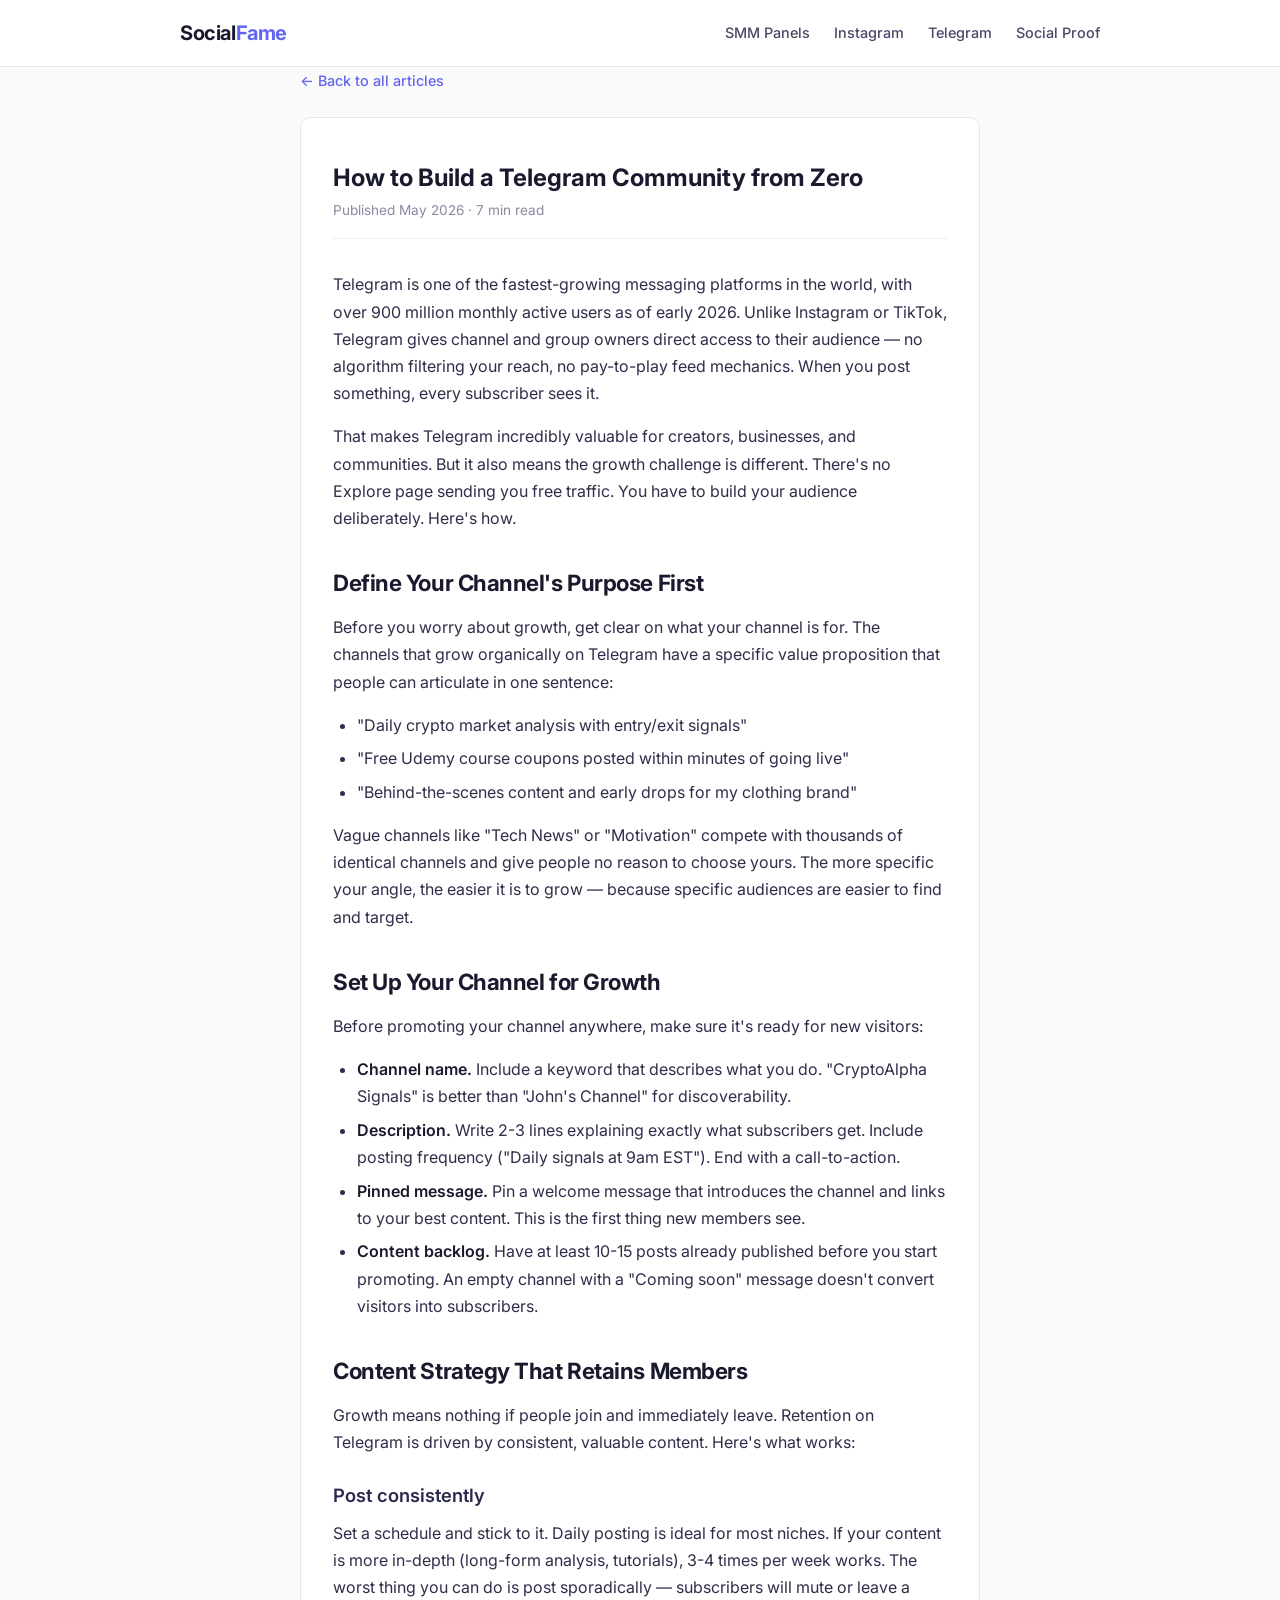
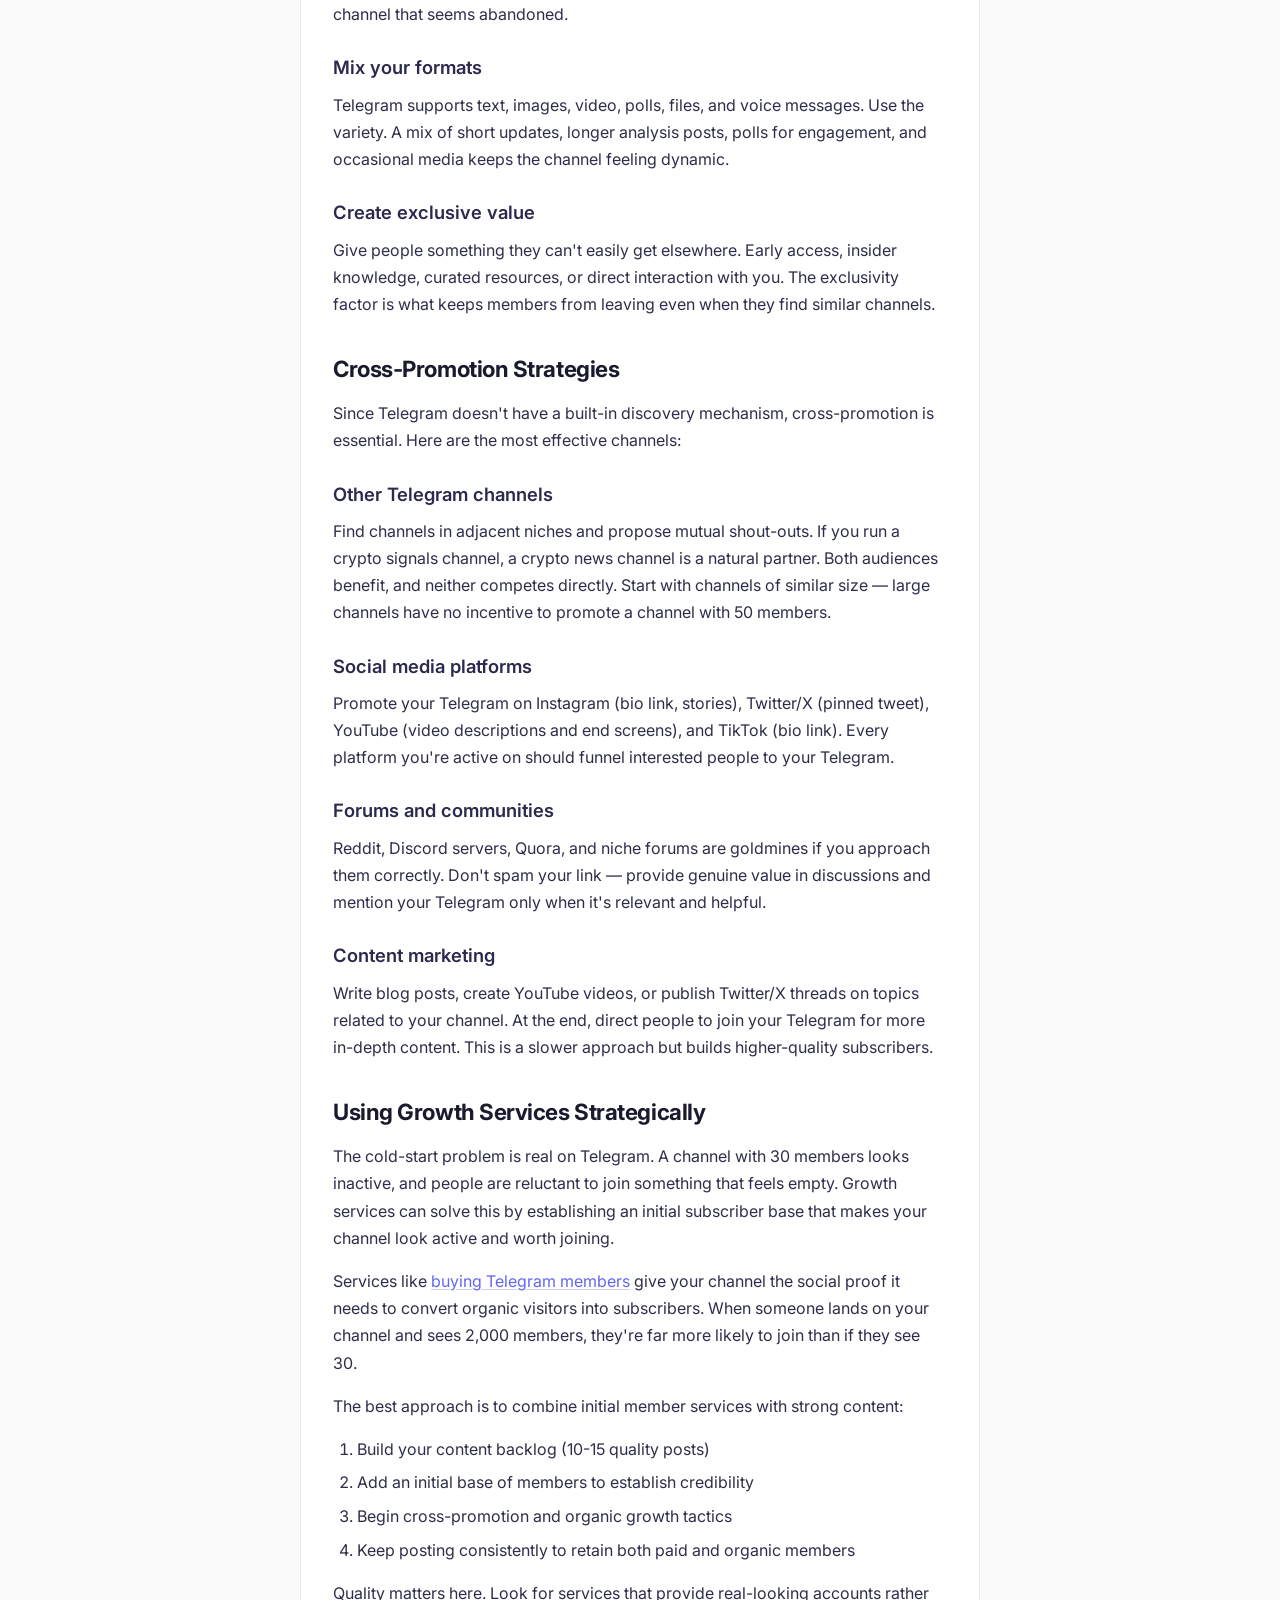
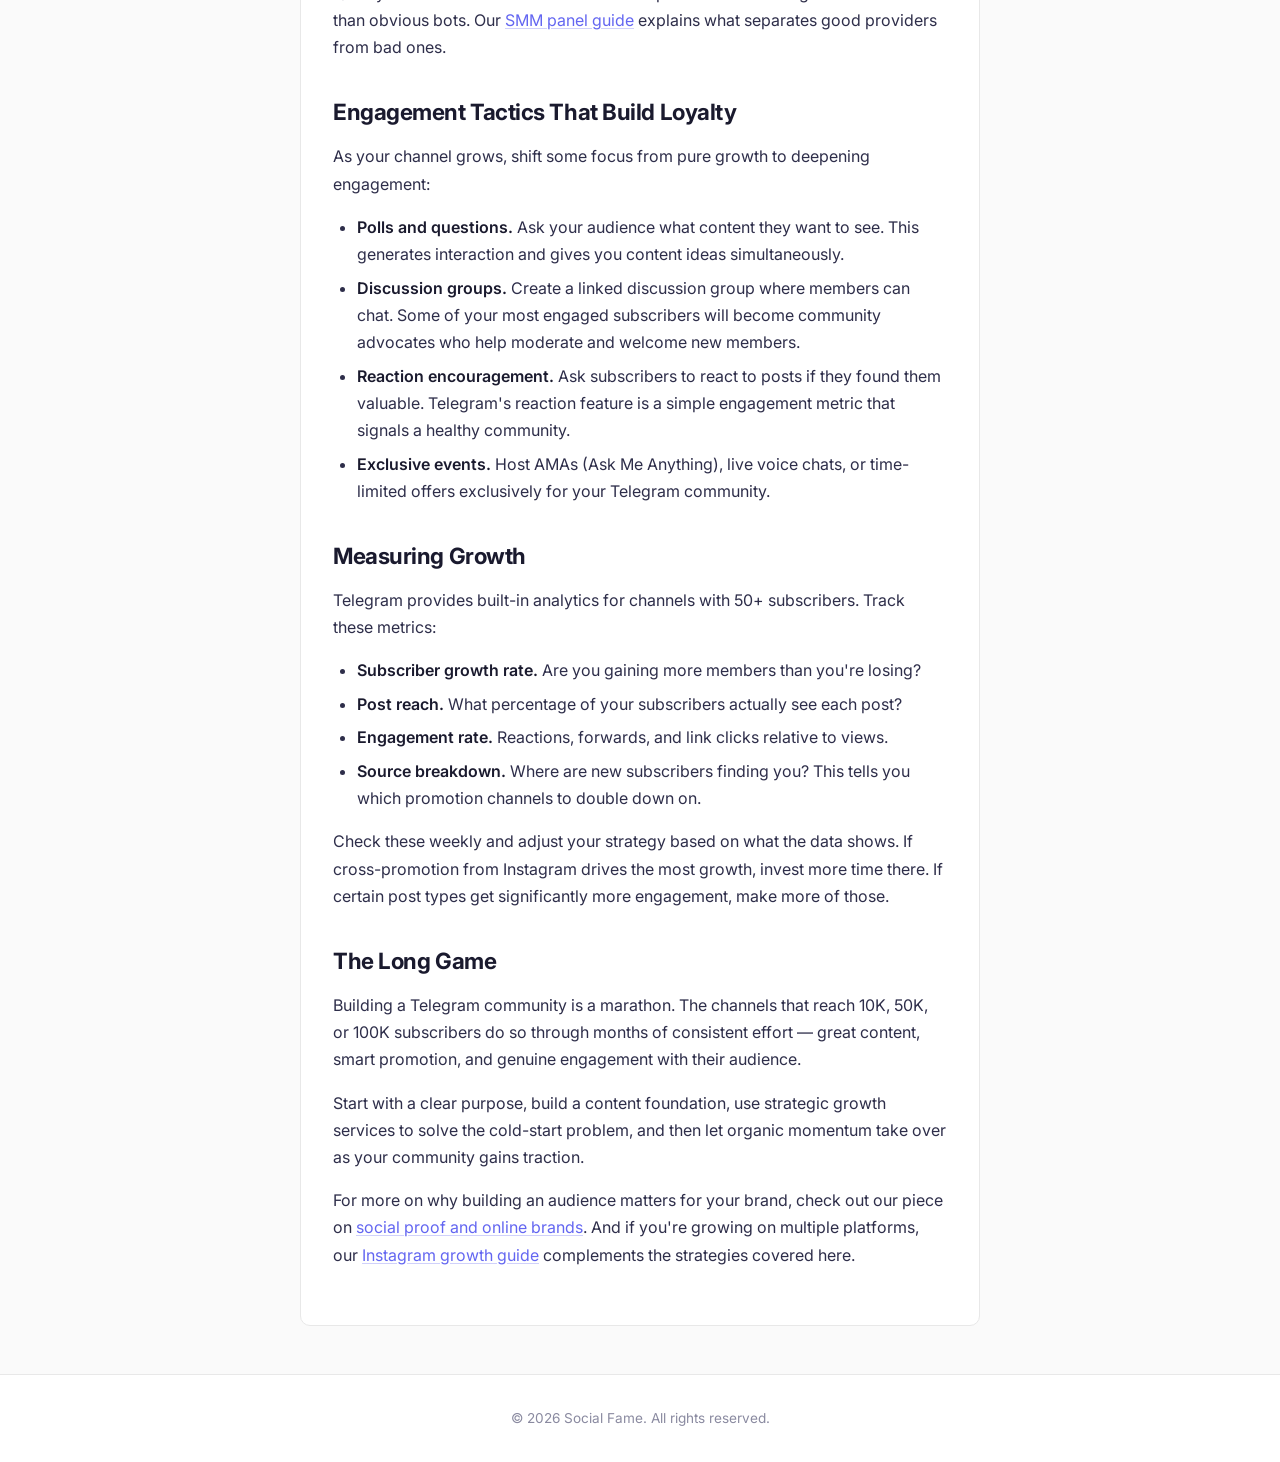
<file: telegram-growth.html>
<!DOCTYPE html>
<html lang="en">
<head>
  <meta charset="UTF-8">
  <meta name="viewport" content="width=device-width, initial-scale=1.0">
  <title>How to Build a Telegram Community from Zero — Social Fame</title>
  <meta name="description" content="A practical guide to growing a Telegram channel or group from scratch — content planning, cross-promotion strategies, and member growth services that work.">
  <link rel="preconnect" href="https://fonts.googleapis.com">
  <link rel="preconnect" href="https://fonts.gstatic.com" crossorigin>
  <link href="https://fonts.googleapis.com/css2?family=Inter:wght@400;500;600;700;800&display=swap" rel="stylesheet">
  <link rel="stylesheet" href="style.css">
</head>
<body>

  <nav class="site-nav">
    <div class="nav-inner">
      <a href="index.html" class="site-logo">Social<span>Fame</span></a>
      <ul class="nav-links">
        <li><a href="smm-panel-guide.html">SMM Panels</a></li>
        <li><a href="grow-instagram.html">Instagram</a></li>
        <li><a href="telegram-growth.html">Telegram</a></li>
        <li><a href="social-proof.html">Social Proof</a></li>
      </ul>
    </div>
  </nav>

  <main class="container">
    <a href="index.html" class="back-link">&larr; Back to all articles</a>

    <article class="article-content">
      <h1>How to Build a Telegram Community from Zero</h1>
      <div class="article-meta">Published May 2026 &middot; 7 min read</div>

      <p>Telegram is one of the fastest-growing messaging platforms in the world, with over 900 million monthly active users as of early 2026. Unlike Instagram or TikTok, Telegram gives channel and group owners direct access to their audience — no algorithm filtering your reach, no pay-to-play feed mechanics. When you post something, every subscriber sees it.</p>

      <p>That makes Telegram incredibly valuable for creators, businesses, and communities. But it also means the growth challenge is different. There's no Explore page sending you free traffic. You have to build your audience deliberately. Here's how.</p>

      <h2>Define Your Channel's Purpose First</h2>

      <p>Before you worry about growth, get clear on what your channel is for. The channels that grow organically on Telegram have a specific value proposition that people can articulate in one sentence:</p>

      <ul>
        <li>"Daily crypto market analysis with entry/exit signals"</li>
        <li>"Free Udemy course coupons posted within minutes of going live"</li>
        <li>"Behind-the-scenes content and early drops for my clothing brand"</li>
      </ul>

      <p>Vague channels like "Tech News" or "Motivation" compete with thousands of identical channels and give people no reason to choose yours. The more specific your angle, the easier it is to grow — because specific audiences are easier to find and target.</p>

      <h2>Set Up Your Channel for Growth</h2>

      <p>Before promoting your channel anywhere, make sure it's ready for new visitors:</p>

      <ul>
        <li><strong>Channel name.</strong> Include a keyword that describes what you do. "CryptoAlpha Signals" is better than "John's Channel" for discoverability.</li>
        <li><strong>Description.</strong> Write 2-3 lines explaining exactly what subscribers get. Include posting frequency ("Daily signals at 9am EST"). End with a call-to-action.</li>
        <li><strong>Pinned message.</strong> Pin a welcome message that introduces the channel and links to your best content. This is the first thing new members see.</li>
        <li><strong>Content backlog.</strong> Have at least 10-15 posts already published before you start promoting. An empty channel with a "Coming soon" message doesn't convert visitors into subscribers.</li>
      </ul>

      <h2>Content Strategy That Retains Members</h2>

      <p>Growth means nothing if people join and immediately leave. Retention on Telegram is driven by consistent, valuable content. Here's what works:</p>

      <h3>Post consistently</h3>
      <p>Set a schedule and stick to it. Daily posting is ideal for most niches. If your content is more in-depth (long-form analysis, tutorials), 3-4 times per week works. The worst thing you can do is post sporadically — subscribers will mute or leave a channel that seems abandoned.</p>

      <h3>Mix your formats</h3>
      <p>Telegram supports text, images, video, polls, files, and voice messages. Use the variety. A mix of short updates, longer analysis posts, polls for engagement, and occasional media keeps the channel feeling dynamic.</p>

      <h3>Create exclusive value</h3>
      <p>Give people something they can't easily get elsewhere. Early access, insider knowledge, curated resources, or direct interaction with you. The exclusivity factor is what keeps members from leaving even when they find similar channels.</p>

      <h2>Cross-Promotion Strategies</h2>

      <p>Since Telegram doesn't have a built-in discovery mechanism, cross-promotion is essential. Here are the most effective channels:</p>

      <h3>Other Telegram channels</h3>
      <p>Find channels in adjacent niches and propose mutual shout-outs. If you run a crypto signals channel, a crypto news channel is a natural partner. Both audiences benefit, and neither competes directly. Start with channels of similar size — large channels have no incentive to promote a channel with 50 members.</p>

      <h3>Social media platforms</h3>
      <p>Promote your Telegram on Instagram (bio link, stories), Twitter/X (pinned tweet), YouTube (video descriptions and end screens), and TikTok (bio link). Every platform you're active on should funnel interested people to your Telegram.</p>

      <h3>Forums and communities</h3>
      <p>Reddit, Discord servers, Quora, and niche forums are goldmines if you approach them correctly. Don't spam your link — provide genuine value in discussions and mention your Telegram only when it's relevant and helpful.</p>

      <h3>Content marketing</h3>
      <p>Write blog posts, create YouTube videos, or publish Twitter/X threads on topics related to your channel. At the end, direct people to join your Telegram for more in-depth content. This is a slower approach but builds higher-quality subscribers.</p>

      <h2>Using Growth Services Strategically</h2>

      <p>The cold-start problem is real on Telegram. A channel with 30 members looks inactive, and people are reluctant to join something that feels empty. Growth services can solve this by establishing an initial subscriber base that makes your channel look active and worth joining.</p>

      <p>Services like <a href="https://onesmm.com/buy-telegram-members">buying Telegram members</a> give your channel the social proof it needs to convert organic visitors into subscribers. When someone lands on your channel and sees 2,000 members, they're far more likely to join than if they see 30.</p>

      <p>The best approach is to combine initial member services with strong content:</p>

      <ol>
        <li>Build your content backlog (10-15 quality posts)</li>
        <li>Add an initial base of members to establish credibility</li>
        <li>Begin cross-promotion and organic growth tactics</li>
        <li>Keep posting consistently to retain both paid and organic members</li>
      </ol>

      <p>Quality matters here. Look for services that provide real-looking accounts rather than obvious bots. Our <a href="smm-panel-guide.html">SMM panel guide</a> explains what separates good providers from bad ones.</p>

      <h2>Engagement Tactics That Build Loyalty</h2>

      <p>As your channel grows, shift some focus from pure growth to deepening engagement:</p>

      <ul>
        <li><strong>Polls and questions.</strong> Ask your audience what content they want to see. This generates interaction and gives you content ideas simultaneously.</li>
        <li><strong>Discussion groups.</strong> Create a linked discussion group where members can chat. Some of your most engaged subscribers will become community advocates who help moderate and welcome new members.</li>
        <li><strong>Reaction encouragement.</strong> Ask subscribers to react to posts if they found them valuable. Telegram's reaction feature is a simple engagement metric that signals a healthy community.</li>
        <li><strong>Exclusive events.</strong> Host AMAs (Ask Me Anything), live voice chats, or time-limited offers exclusively for your Telegram community.</li>
      </ul>

      <h2>Measuring Growth</h2>

      <p>Telegram provides built-in analytics for channels with 50+ subscribers. Track these metrics:</p>

      <ul>
        <li><strong>Subscriber growth rate.</strong> Are you gaining more members than you're losing?</li>
        <li><strong>Post reach.</strong> What percentage of your subscribers actually see each post?</li>
        <li><strong>Engagement rate.</strong> Reactions, forwards, and link clicks relative to views.</li>
        <li><strong>Source breakdown.</strong> Where are new subscribers finding you? This tells you which promotion channels to double down on.</li>
      </ul>

      <p>Check these weekly and adjust your strategy based on what the data shows. If cross-promotion from Instagram drives the most growth, invest more time there. If certain post types get significantly more engagement, make more of those.</p>

      <h2>The Long Game</h2>

      <p>Building a Telegram community is a marathon. The channels that reach 10K, 50K, or 100K subscribers do so through months of consistent effort — great content, smart promotion, and genuine engagement with their audience.</p>

      <p>Start with a clear purpose, build a content foundation, use strategic growth services to solve the cold-start problem, and then let organic momentum take over as your community gains traction.</p>

      <p>For more on why building an audience matters for your brand, check out our piece on <a href="social-proof.html">social proof and online brands</a>. And if you're growing on multiple platforms, our <a href="grow-instagram.html">Instagram growth guide</a> complements the strategies covered here.</p>
    </article>
  </main>

  <footer class="site-footer">
    <div class="wide-container">
      <p>&copy; 2026 Social Fame. All rights reserved.</p>
    </div>
  </footer>

</body>
</html>
</file>
<file: style.css>
/* Social Fame — Minimal Blog Theme */

/* Reset & Base */
*, *::before, *::after {
  box-sizing: border-box;
  margin: 0;
  padding: 0;
}

html {
  font-size: 16px;
  scroll-behavior: smooth;
}

body {
  font-family: 'Inter', -apple-system, BlinkMacSystemFont, 'Segoe UI', sans-serif;
  color: #1a1a2e;
  background: #fafafa;
  line-height: 1.7;
  -webkit-font-smoothing: antialiased;
}

/* Layout */
.container {
  max-width: 720px;
  margin: 0 auto;
  padding: 0 1.25rem;
}

.wide-container {
  max-width: 960px;
  margin: 0 auto;
  padding: 0 1.25rem;
}

/* Navigation */
.site-nav {
  background: #fff;
  border-bottom: 1px solid #e8e8e8;
  padding: 1rem 0;
  position: sticky;
  top: 0;
  z-index: 100;
}

.nav-inner {
  max-width: 960px;
  margin: 0 auto;
  padding: 0 1.25rem;
  display: flex;
  align-items: center;
  justify-content: space-between;
  flex-wrap: wrap;
  gap: 0.75rem;
}

.site-logo {
  font-size: 1.25rem;
  font-weight: 700;
  color: #1a1a2e;
  text-decoration: none;
  letter-spacing: -0.02em;
}

.site-logo span {
  color: #6366f1;
}

.nav-links {
  display: flex;
  gap: 1.5rem;
  list-style: none;
  flex-wrap: wrap;
}

.nav-links a {
  color: #4a4a68;
  text-decoration: none;
  font-size: 0.9rem;
  font-weight: 500;
  transition: color 0.2s;
}

.nav-links a:hover {
  color: #6366f1;
}

/* Hero / Page Header */
.page-hero {
  padding: 3.5rem 0 2.5rem;
  text-align: center;
}

.page-hero h1 {
  font-size: clamp(1.75rem, 1.2rem + 2.5vw, 2.5rem);
  font-weight: 800;
  color: #1a1a2e;
  letter-spacing: -0.03em;
  line-height: 1.2;
  margin-bottom: 0.75rem;
}

.page-hero .subtitle {
  font-size: 1.1rem;
  color: #5a5a7a;
  max-width: 540px;
  margin: 0 auto;
}

/* Article Cards (Homepage) */
.article-grid {
  display: grid;
  gap: 1.5rem;
  padding-bottom: 3rem;
}

.article-card {
  background: #fff;
  border: 1px solid #e8e8e8;
  border-radius: 10px;
  padding: 1.75rem;
  transition: box-shadow 0.25s, transform 0.25s;
}

.article-card:hover {
  box-shadow: 0 4px 20px rgba(0, 0, 0, 0.06);
  transform: translateY(-2px);
}

.article-card .tag {
  display: inline-block;
  font-size: 0.75rem;
  font-weight: 600;
  text-transform: uppercase;
  letter-spacing: 0.05em;
  color: #6366f1;
  background: #eef2ff;
  padding: 0.2rem 0.6rem;
  border-radius: 4px;
  margin-bottom: 0.75rem;
}

.article-card h2 {
  font-size: 1.25rem;
  font-weight: 700;
  margin-bottom: 0.5rem;
  line-height: 1.3;
}

.article-card h2 a {
  color: #1a1a2e;
  text-decoration: none;
}

.article-card h2 a:hover {
  color: #6366f1;
}

.article-card p {
  color: #5a5a7a;
  font-size: 0.95rem;
}

.article-card .read-more {
  display: inline-block;
  margin-top: 0.75rem;
  font-size: 0.9rem;
  font-weight: 600;
  color: #6366f1;
  text-decoration: none;
}

.article-card .read-more:hover {
  text-decoration: underline;
}

/* Article Content */
.article-content {
  background: #fff;
  border: 1px solid #e8e8e8;
  border-radius: 10px;
  padding: 2.5rem 2rem;
  margin-bottom: 3rem;
}

.article-meta {
  font-size: 0.85rem;
  color: #8a8aa0;
  margin-bottom: 2rem;
  padding-bottom: 1rem;
  border-bottom: 1px solid #f0f0f0;
}

.article-content h2 {
  font-size: 1.4rem;
  font-weight: 700;
  color: #1a1a2e;
  margin: 2rem 0 0.75rem;
  letter-spacing: -0.02em;
}

.article-content h3 {
  font-size: 1.15rem;
  font-weight: 600;
  color: #2a2a4e;
  margin: 1.5rem 0 0.5rem;
}

.article-content p {
  margin-bottom: 1rem;
  color: #2e2e4a;
}

.article-content a {
  color: #6366f1;
  text-decoration: underline;
  text-decoration-color: rgba(99, 102, 241, 0.3);
  text-underline-offset: 2px;
  transition: text-decoration-color 0.2s;
}

.article-content a:hover {
  text-decoration-color: #6366f1;
}

.article-content ul, .article-content ol {
  margin: 0.75rem 0 1rem 1.5rem;
  color: #2e2e4a;
}

.article-content li {
  margin-bottom: 0.4rem;
}

.article-content blockquote {
  border-left: 3px solid #6366f1;
  padding: 0.75rem 1.25rem;
  margin: 1.25rem 0;
  background: #f8f8ff;
  border-radius: 0 6px 6px 0;
  color: #3a3a5e;
  font-style: italic;
}

.article-content strong {
  font-weight: 600;
  color: #1a1a2e;
}

/* Back Link */
.back-link {
  display: inline-block;
  margin-bottom: 1.5rem;
  font-size: 0.9rem;
  color: #6366f1;
  text-decoration: none;
  font-weight: 500;
}

.back-link:hover {
  text-decoration: underline;
}

/* Footer */
.site-footer {
  border-top: 1px solid #e8e8e8;
  padding: 2rem 0;
  text-align: center;
  color: #8a8aa0;
  font-size: 0.85rem;
  background: #fff;
}

.site-footer a {
  color: #6366f1;
  text-decoration: none;
}

.site-footer a:hover {
  text-decoration: underline;
}

/* Responsive */
@media (max-width: 600px) {
  .article-content {
    padding: 1.5rem 1.25rem;
  }

  .nav-inner {
    flex-direction: column;
    align-items: flex-start;
  }

  .nav-links {
    gap: 1rem;
  }
}
</file>
